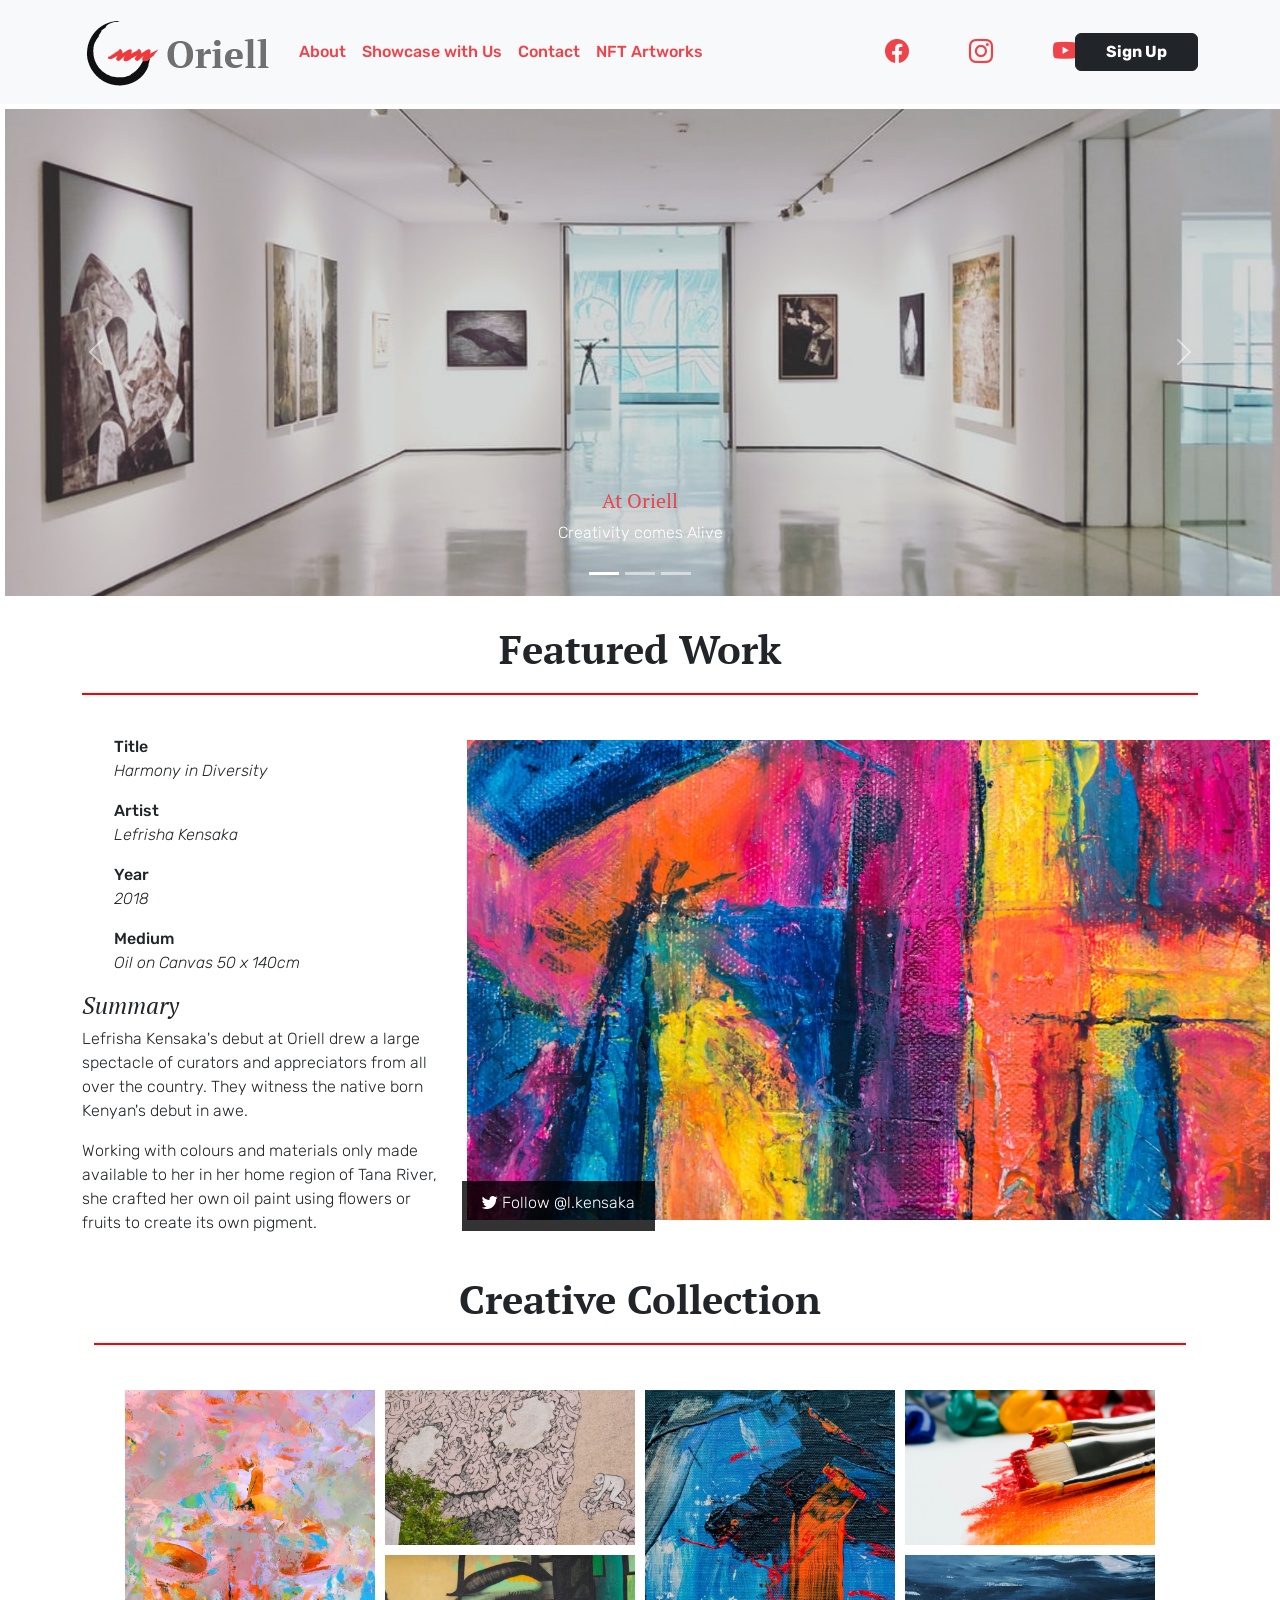
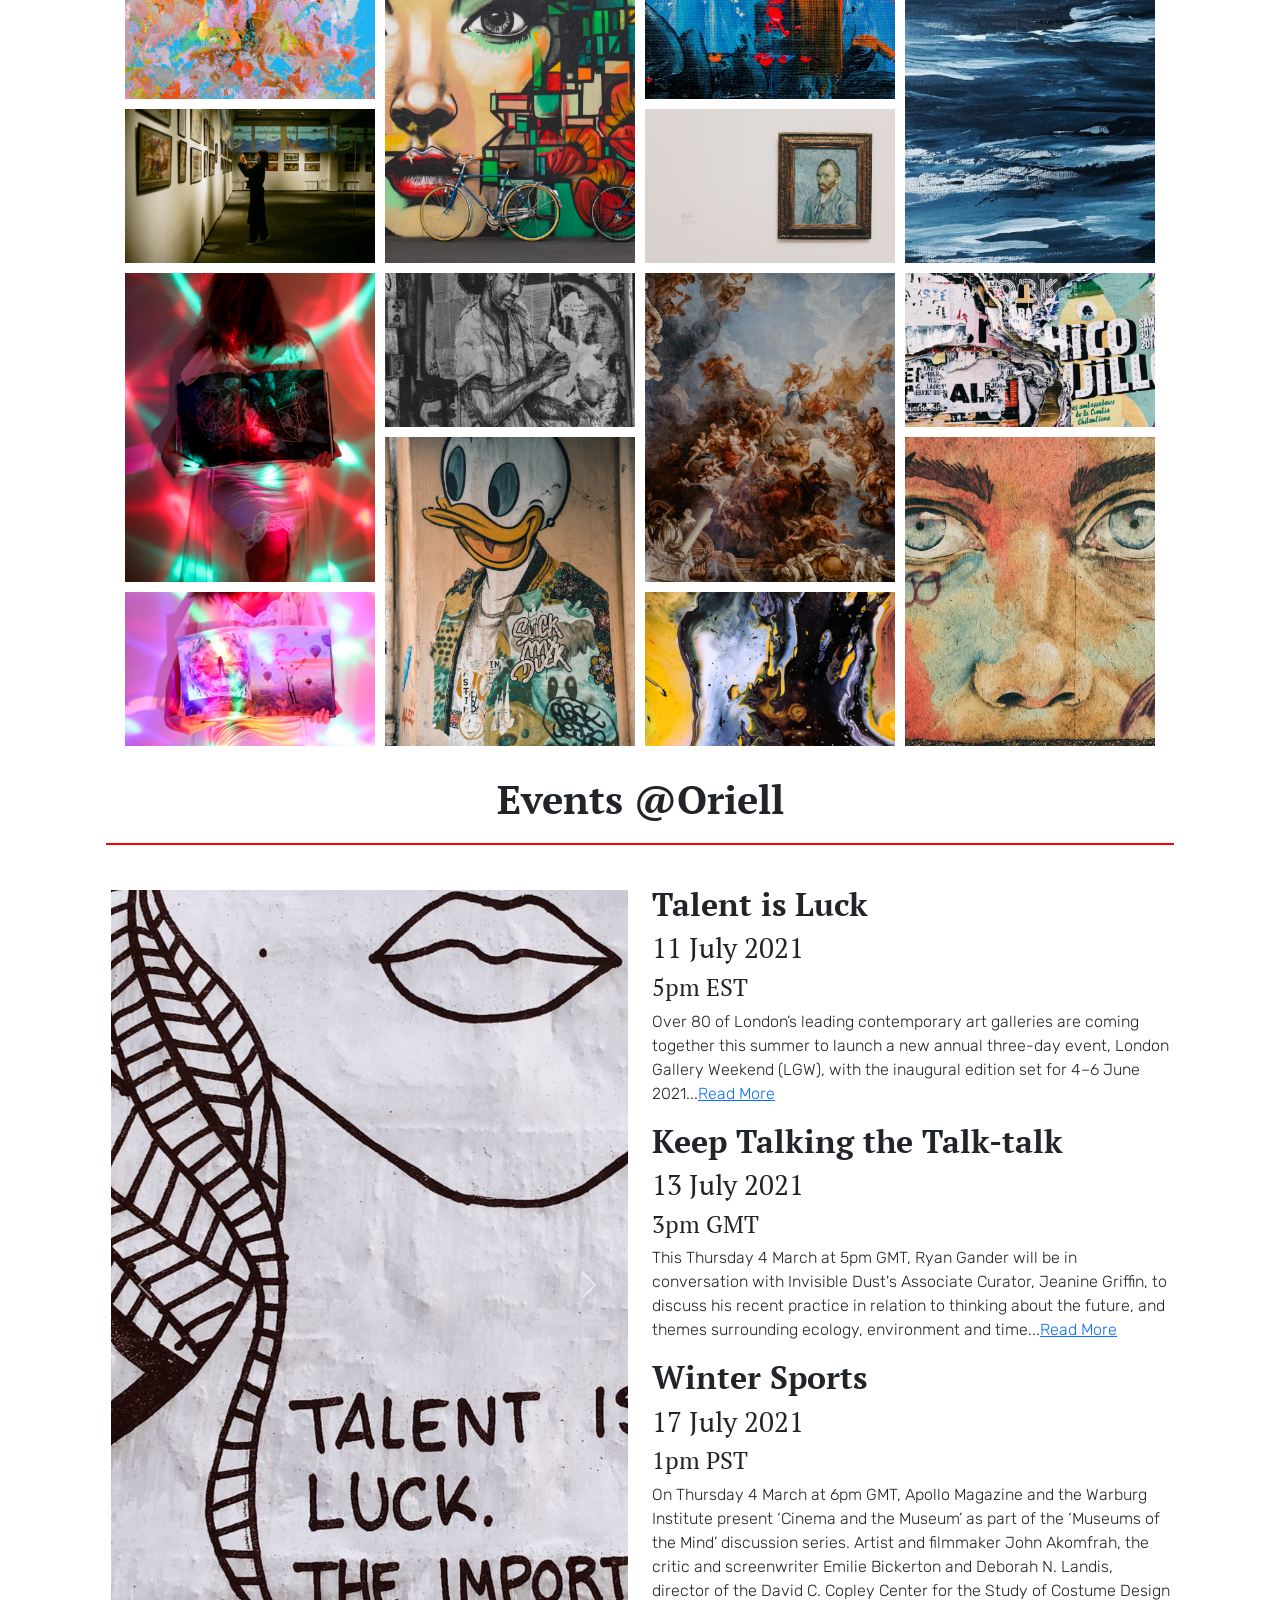
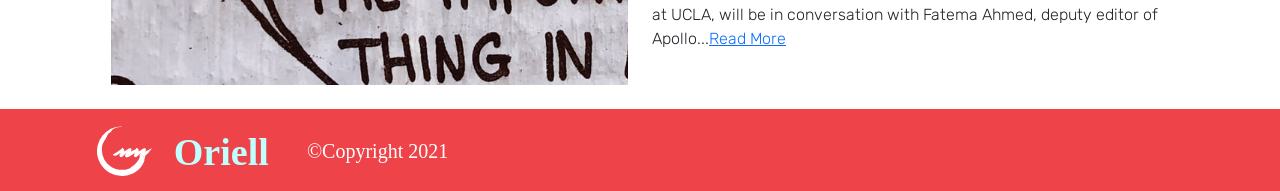
<file: fs102-final-project-02-main-final-version/index.html>
<!DOCTYPE html>
<html lang="en">
<head>
    <meta charset="UTF-8">
    <meta http-equiv="X-UA-Compatible" content="IE=edge">
    <meta name="viewport" content="width=device-width, initial-scale=1.0">
     <!--Bootstrap CSS-->
     <link href="https://cdn.jsdelivr.net/npm/bootstrap@5.0.0-beta2/dist/css/bootstrap.min.css" rel="stylesheet" integrity="sha384-BmbxuPwQa2lc/FVzBcNJ7UAyJxM6wuqIj61tLrc4wSX0szH/Ev+nYRRuWlolflfl" crossorigin="anonymous">
     <!--Google Fonts-->
     <link rel="preconnect" href="https://fonts.gstatic.com">
     <link href="https://fonts.googleapis.com/css2?family=PT+Serif:ital,wght@0,400;0,700;1,400;1,700&family=Rubik:ital,wght@0,300;0,400;0,500;0,600;0,700;0,800;0,900;1,300;1,400;1,500;1,600;1,700;1,800;1,900&display=swap" rel="stylesheet">
    <link rel="preconnect" href="https://fonts.gstatic.com">
    <link href="https://fonts.googleapis.com/css2?family=PT+Serif:wght@700&family=Rubik:ital,wght@0,300;0,400;0,500;0,600;0,700;0,800;0,900;1,300;1,400;1,500;1,600;1,700;1,800;1,900&display=swap" rel="stylesheet">
     <!--Bootstrap Icon-->
     <link rel="stylesheet" href="https://cdn.jsdelivr.net/npm/bootstrap-icons@1.4.0/font/bootstrap-icons.css">
     <!-- Custom CSS -->
     <link href="css/main.css" rel="stylesheet">
    <title>Oriell - Where Art meets the World</title>
</head>
<body>
    <!--Nav-Bar-->
    <div class="header" > <!--  Header Part code within it  --> 
      <nav class="navbar navbar-expand-lg navbar-light bg-light">
        <div class="container">
          <a class="navbar-brand" href="index.html"><img src="images/homepage/logo-oriell.png" alt="" width="" height="" class="d-inline-block align-text-top"></a>
          <button class="navbar-toggler" type="button" data-bs-toggle="collapse" data-bs-target="#navbarTogglerDemo02" aria-controls="navbarTogglerDemo02" aria-expanded="false" aria-label="Toggle navigation">
            <span class="navbar-toggler-icon"></span>
          </button>
          <div class="collapse navbar-collapse" id="navbarTogglerDemo02">
            <ul class="navbar-nav me-auto mb-2 mb-lg-0">
              <li class="nav-item">
                <a class="nav-link" aria-current="page" href="about.html">About</a>
              </li>
              <li class="nav-item">
                <a class="nav-link" href="showcase.html">Showcase with Us</a>
              </li>
              <li class="nav-item">
                <a class="nav-link" href="contact.html">Contact</a>
              </li>
              <li class="nav-item">
                <a class="nav-link" href="nft-artworks.html">NFT Artworks</a>
              </li>
            </ul>
            <ul class="navbar-nav me-auto col-sm-1">
              <li class="nav-item">
                <a class="social-med" href="https://www.facebook.com/"><i class="bi bi-facebook" style="font-size: 1.5rem; color: #EF434A;"></i></a>
              </li>
              <li class="nav-item">
                <a class="social-med" href="https://www.instagram.com/"><i class="bi bi-instagram" style="font-size: 1.5rem; color: #EF434A;"></i></a>
              </li>
              <li class="nav-item">
                <a class="social-med" href="https://www.youtube.com/"><i class="bi bi-youtube" style="font-size: 1.5rem; color: #EF434A;"></i></a>
              </li>
            </ul>
            <button type="button" class="btn btn-dark" id="sign-up" data-bs-toggle="modal" data-bs-target="#exampleModal">
              Sign Up
            </button>
          </div>
        </div>
      </nav>
    </div>
    <div class="content"> <!--Place all content after sticky header here-->
    <!--Image Carousel-->
    <div id="panel">Where Art Meets the World</div>
    <div id="carouselExampleCaptions" class="carousel slide" data-bs-ride="carousel">
      <div class="carousel-indicators">
        <button type="button" data-bs-target="#carouselExampleCaptions" data-bs-slide-to="0" class="active" aria-current="true" aria-label="Slide 1"></button>
        <button type="button" data-bs-target="#carouselExampleCaptions" data-bs-slide-to="1" aria-label="Slide 2"></button>
        <button type="button" data-bs-target="#carouselExampleCaptions" data-bs-slide-to="2" aria-label="Slide 3"></button>
      </div> 
      <div class="carousel-inner">
        <div class="carousel-item active">
          <img src="images/homepage/Rectangle 4.png" class="d-block w-100" alt="...">
          <div class="carousel-caption d-none d-md-block">
            <h5>At Oriell</h5>
            <p>Creativity comes Alive</p>
          </div>
        </div>
        <div class="carousel-item">
          <img src="images/homepage/Rectangle 91.png" class="d-block w-100" alt="...">
          <div class="carousel-caption d-none d-md-block">
            <h5>Display it: Analog or Digital</h5>
            <p>There is no limit to get your work out there</p>
          </div>
        </div>
        <div class="carousel-item">
          <img src="images/homepage/Rectangle 92.png" class="d-block w-100" alt="...">
          <div class="carousel-caption d-none d-md-block">
            <h5>Reaching Out</h5>
            <p>Online or Offline: Audiences can view and appreciate your works</p>
          </div>
        </div>
      </div>
      <button class="carousel-control-prev" type="button" data-bs-target="#carouselExampleCaptions" data-bs-slide="prev">
        <span class="carousel-control-prev-icon" aria-hidden="true"></span>
        <span class="visually-hidden">Previous</span>
      </button>
      <button class="carousel-control-next" type="button" data-bs-target="#carouselExampleCaptions" data-bs-slide="next">
        <span class="carousel-control-next-icon" aria-hidden="true"></span>
        <span class="visually-hidden">Next</span>
      </button>
    </div>
      <br>
    <!-- Featured Work -->
    <div class="container">
      <h1>Featured Work</h1>
    </div>
    <div class="container">
      <div class="row">
        <div class="col-sm-4">
          <ul class="featured">
            <li>Title</li>
              <p><i>Harmony in Diversity</i></p>
            <li>Artist</li>
              <p><i>Lefrisha Kensaka</i></p>
            <li>Year</li>
              <p><i>2018</i></p>
            <li>Medium</li>
              <p><i>Oil on Canvas 50 x 140cm</i></p>
          </ul>
            <h4><i>Summary</i></h4>
            <p>Lefrisha Kensaka's debut at Oriell drew a large spectacle of       curators and appreciators from all over the country. They witness the       native born Kenyan's debut in awe.</p>
            <p>Working with colours and materials only made available to her in       her home region of Tana River, she crafted her own oil paint using      flowers or fruits to create its own pigment.</p>
        </div>
        <div class="col-sm-8" id="featured">
          <img src="images/homepage/Rectangle 1.png">
          <div id="feature-tag"><p><i class="bi bi-twitter"></i>
           Follow @l.kensaka</p>
          </div>
        </div>
      </div>
    <br>
    <!--Creative Collection-->
    <div class="container">
      <h1>Creative Collection</h1>
          <div class="d-flex flex-row flex-wrap justify-content-center">
              <div class="d-flex flex-column">
                  <img src ="images/homepage/creative-collection/Rectangle 5.png" class="img-fluid" id="cc1">
                  <img src="images/homepage/creative-collection/Rectangle 10.png" class="img-fluid" id="cc2">
                  <img src="images/homepage/creative-collection/Rectangle 104.png" class="img-fluid" id="cc3">
                  <img src="images/homepage/creative-collection/Rectangle 105.png" class="img-fluid" id="cc4">
              </div>
              
              <div class="d-flex flex-column">
                  <img src="images/homepage/creative-collection/Rectangle 107.png" class="img-fluid" id="cc5">
                  <img src="images/homepage/creative-collection/Rectangle 106.png" class="img-fluid" id="cc6">
                  <img src="images/homepage/creative-collection/Rectangle 109.png" class="img-fluid" id="cc7">
                  <img src="images/homepage/creative-collection/Rectangle 108.png" class="img-fluid" id="cc8">
              </div>

              <div class="d-flex flex-row flex-wrap justify-content-center">
                <div class="d-flex flex-column">
                    <img src="images/homepage/creative-collection/Rectangle 110.png" class="img-fluid" id="cc9">
                    <img src="images/homepage/creative-collection/Rectangle 112.png" class="img-fluid" id="cc10">
                    <img src="images/homepage/creative-collection/Rectangle 111.png" class="img-fluid" id="cc11">
                    <img src="images/homepage/creative-collection/Rectangle 113.png" class="img-fluid" id="cc12">
                </div>
                
                <div class="d-flex flex-column">
                    <img src="images/homepage/creative-collection/Rectangle 115.png" class="img-fluid" id="cc13">
                    <img src="images/homepage/creative-collection/Rectangle 114.png" class="img-fluid" id="cc14">
                    <img src="images/homepage/creative-collection/Rectangle 117.png" class="img-fluid" id="cc15">
                    <img src="images/homepage/creative-collection/Rectangle 116.png" class="img-fluid" id="cc16">
                </div>
          </div>
      </div>
      <br>
    <!-- Events -->
    <div class="container">
      <h1>Events @Oriell</h1>
    </div>
    <div class="container">
      <div class="row">
        <div class="col-sm-6">
          <div id="carouselExampleFade" class="carousel slide carousel-fade" data-bs-ride="carousel">
            <div class="carousel-inner">
              <div class="carousel-item active" style="width: 500px; height: 800px">
                <img src="images/homepage/events/Rectangle 121.png" d-block w-100 alt="...">
              </div>
              <div class="carousel-item" style="width: 500px; height: 800px">
                <img src="images/homepage/events/Rectangle 120.png" d-block w-100 alt="...">
              </div>
              <div class="carousel-item" style="width: 500px; height: 800px">
                <img src="images/homepage/events/Rectangle 119.png" d-block w-100 alt="...">
              </div>
            </div>
            <button class="carousel-control-prev" type="button" data-bs-target="#carouselExampleFade" data-bs-slide="prev">
              <span class="carousel-control-prev-icon" aria-hidden="true"></span>
              <span class="visually-hidden">Previous</span>
            </button>
            <button class="carousel-control-next" type="button" data-bs-target="#carouselExampleFade" data-bs-slide="next">
              <span class="carousel-control-next-icon" aria-hidden="true"></span>
              <span class="visually-hidden">Next</span>
            </button>
          </div>
        </div>
        <div class="col-sm-6">
          <div class="row">
            <div class="event1">
              <h2>Talent is Luck</h2>
              <h3>11 July 2021</h3>
              <h4>5pm EST</h4>
              <p>Over 80 of London’s leading contemporary art galleries are coming together this summer to launch a new annual three-day event, London Gallery Weekend (LGW), with the inaugural edition set for 4–6 June 2021...<a href="">Read More</a></p>
            </div>
            <div class="event2">
              <h2>Keep Talking the Talk-talk</h2>
              <h3>13 July 2021</h3>
              <h4>3pm GMT</h4>
              <p>This Thursday 4 March at 5pm GMT, Ryan Gander will be in conversation with Invisible Dust's Associate Curator, Jeanine Griffin, to discuss his recent practice in relation to thinking about the future, and themes surrounding ecology, environment and time...<a href="">Read More</a></p>
            </div>
            <div class="event3">
              <h2>Winter Sports</h2>
              <h3>17 July 2021</h3>
              <h4>1pm PST</h4>
              <p>On Thursday 4 March at 6pm GMT, Apollo Magazine and the Warburg Institute present ‘Cinema and the Museum’ as part of the ‘Museums of the Mind’ discussion series. Artist and filmmaker John Akomfrah, the critic and screenwriter Emilie Bickerton and Deborah N. Landis, director of the David C. Copley Center for the Study of Costume Design at UCLA, will be in conversation with Fatema Ahmed, deputy editor of Apollo...<a href="">Read More</a></p>
            </div>
          </div>
        </div>
      </div>
    <br>
    <!--Footer-->
    <footer class="footer">
          <div class="container">
            <div class="row">
              <div class="col-sm-6">
                <a class="foot-brand" href="index.html">
                  <img src="images/homepage/social-media/Group 16170.svg" width="" height="" class="d-inline-block align-text-top">
                </a>
              </div>
    </footer>
    </div>
                <!-- Modal -->
<div class="modal fade" id="exampleModal" tabindex="-1" aria-labelledby="exampleModalLabel" aria-hidden="true">
  <div class="modal-dialog modal-dialog-centered">
    <div class="modal-content">
      <div class="modal-header">
        <h5 class="modal-title" id="exampleModalLabel">Sign Up to get a Free Valuation</h5>
        <button type="button" class="btn-close" data-bs-dismiss="modal" aria-label="Close"></button>
      </div>
      <div class="modal-body">
        <!-- Sign Up Form fields -->
        <div class="mb-3">
          <label for="exampleFormControlInput1" class="form-label">Name</label>
          <input type="email" class="form-control" id="exampleFormControlInput1" placeholder="Your name here">
        </div>
        <div class="mb-3">
          <label for="exampleFormControlInput1" class="form-label">Password</label>
          <input type="email" class="form-control" id="exampleFormControlInput1" placeholder="Type your Password here">
        </div>
        <div class="mb-3">
          <label for="exampleFormControlInput1" class="form-label">Re-enter your Password</label>
          <input type="email" class="form-control" id="exampleFormControlInput1" placeholder="Type your Password here to confirm">
        </div>
      </div>
      <div class="modal-footer">
        <button type="button" class="btn btn-light" data-bs-dismiss="modal"><i class="bi bi-google"></i>
          Log In with Google</button>
        <button type="button" class="btn btn-dark">Sign Up</button>
      </div>
    </div>
  </div>
</div> 
    <!--jQuery-->
    <script src="https://code.jquery.com/jquery-3.6.0.min.js" integrity="sha256-/xUj+3OJU5yExlq6GSYGSHk7tPXikynS7ogEvDej/m4=" crossorigin="anonymous"></script>
    <!--Bootstrap JS-->
    <script src="https://cdn.jsdelivr.net/npm/bootstrap@5.0.0-beta2/dist/js/bootstrap.bundle.min.js" integrity="sha384-b5kHyXgcpbZJO/tY9Ul7kGkf1S0CWuKcCD38l8YkeH8z8QjE0GmW1gYU5S9FOnJ0" crossorigin="anonymous"></script>
    <!--Custom JS-->
    <script src="js/script-1.js"></script>  
</body>
</html>
</file>
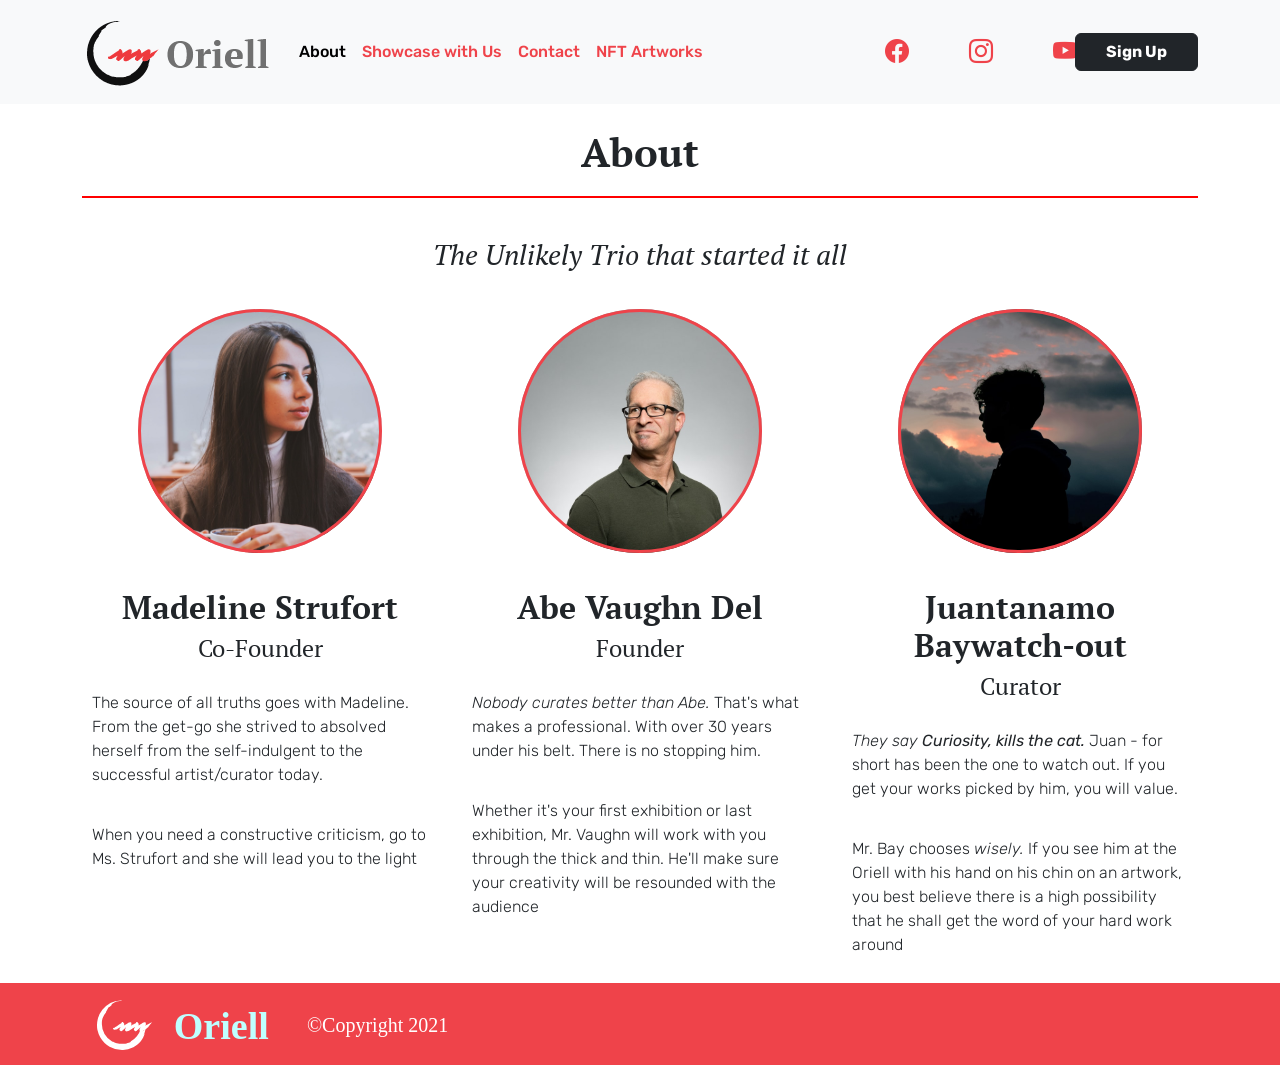
<file: fs102-final-project-02-main-final-version/about.html>
<!DOCTYPE html>
<html lang="en">
<head>
    <meta charset="UTF-8">
    <meta http-equiv="X-UA-Compatible" content="IE=edge">
    <meta name="viewport" content="width=device-width, initial-scale=1.0">
     <!--Bootstrap CSS-->
     <link href="https://cdn.jsdelivr.net/npm/bootstrap@5.0.0-beta2/dist/css/bootstrap.min.css" rel="stylesheet" integrity="sha384-BmbxuPwQa2lc/FVzBcNJ7UAyJxM6wuqIj61tLrc4wSX0szH/Ev+nYRRuWlolflfl" crossorigin="anonymous">
     <!--Google Fonts-->
     <link rel="preconnect" href="https://fonts.gstatic.com">
     <link href="https://fonts.googleapis.com/css2?family=PT+Serif:ital,wght@0,400;0,700;1,400;1,700&family=Rubik:ital,wght@0,300;0,400;0,500;0,600;0,700;0,800;0,900;1,300;1,400;1,500;1,600;1,700;1,800;1,900&display=swap" rel="stylesheet">
    <link rel="preconnect" href="https://fonts.gstatic.com">
    <link href="https://fonts.googleapis.com/css2?family=PT+Serif:wght@700&family=Rubik:ital,wght@0,300;0,400;0,500;0,600;0,700;0,800;0,900;1,300;1,400;1,500;1,600;1,700;1,800;1,900&display=swap" rel="stylesheet">
     <!--Bootstrap Icon-->
     <link rel="stylesheet" href="https://cdn.jsdelivr.net/npm/bootstrap-icons@1.4.0/font/bootstrap-icons.css">
     <!-- Custom CSS -->
     <link href="css/main.css" rel="stylesheet">
    <title>Oriell - About</title>
</head>
<body>
    <!--Nav-Bar-->
    <div class="header" > <!--  Header Part code within it  --> 
      <nav class="navbar navbar-expand-lg navbar-light bg-light">
        <div class="container">
          <a class="navbar-brand" href="index.html"><img src="images/homepage/logo-oriell.png" alt="" width="" height="" class="d-inline-block align-text-top"></a>
          <button class="navbar-toggler" type="button" data-bs-toggle="collapse" data-bs-target="#navbarTogglerDemo02" aria-controls="navbarTogglerDemo02" aria-expanded="false" aria-label="Toggle navigation">
            <span class="navbar-toggler-icon"></span>
          </button>
          <div class="collapse navbar-collapse" id="navbarTogglerDemo02">
            <ul class="navbar-nav me-auto mb-2 mb-lg-0">
              <li class="nav-item">
                <a class="nav-link active" aria-current="page" href="about.html">About</a>
              </li>
              <li class="nav-item">
                <a class="nav-link" href="showcase.html">Showcase with Us</a>
              </li>
              <li class="nav-item">
                <a class="nav-link" href="contact.html">Contact</a>
              </li>
              <li class="nav-item">
                <a class="nav-link" href="nft-artworks.html">NFT Artworks</a>
              </li>
            </ul>
            <ul class="navbar-nav me-auto col-sm-1">
              <li class="nav-item">
                <a class="social-med" href="https://www.facebook.com/"><i class="bi bi-facebook" style="font-size: 1.5rem; color: #EF434A;"></i></a>
              </li>
              <li class="nav-item">
                <a class="social-med" href="https://www.instagram.com/"><i class="bi bi-instagram" style="font-size: 1.5rem; color: #EF434A;"></i></a>
              </li>
              <li class="nav-item">
                <a class="social-med" href="https://www.youtube.com/"><i class="bi bi-youtube" style="font-size: 1.5rem; color: #EF434A;"></i></a>
              </li>
            </ul>
            <button type="button" class="btn btn-dark" id="sign-up" data-bs-toggle="modal" data-bs-target="#exampleModal">
              Sign Up
            </button>
  </div>
</div>
          </div>
        </div>
      </nav>
    </div>
    <br>
    <div class="content"> <!--Place all content after sticky header here-->
    <!-- Founders -->
    <div class="about1">
      <div class="container">
          <h1>About</h1>
          <h3 class="trio"><i>The Unlikely Trio that started it all</i><br>
          </h3><br>
          <div class="row">
              <div class="col-sm-4">
                  <a class="about-brand" href="">
                      <img src="images/about/Ellipse 2.svg" width="" height="" class="d-inline-block align-text-center" id="img1">
                    </a>
                    <h2 class="about2">Madeline Strufort</h2>
                    <h4 class="about3">Co-Founder</h4>
                    <p class="about4">The source of all truths goes with Madeline. From the get-go she strived to absolved herself from the self-indulgent to the successful artist/curator today.</p>
                    <p class="about4">When you need a constructive criticism, go to Ms. Strufort and she will lead you to the light</p>
              </div>
              <div class="col-sm-4">
                  <a class="about-brand" href="">
                      <img src="images/about/Ellipse 3.svg" width="" height="" class="d-inline-block align-text-center" id="img2">
                    </a>
                    <h2 class="about2">Abe Vaughn Del</h2>
                    <h4 class="about3">Founder</h4>
                    <p class="about4"><i>Nobody curates better than Abe. </i>That's what makes a professional. With over 30 years under his belt. There is no stopping him.</p>
                    <p class="about4">Whether it's your first exhibition or last exhibition, Mr. Vaughn will work with you through the thick and thin. He'll make sure your creativity will be resounded with the audience</p>
              </div>
              <div class="col-sm-4">
                  <a class="about-brand" href="">
                      <img src="images/about/Ellipse 4.svg" width="" height="" class="d-inline-block align-text-center" id="img3">
                    </a>
                    <h2 class="about2">Juantanamo Baywatch-out</h2>
                    <h4 class="about3">Curator</h4>
                    <p class="about4"><i>They say <strong>Curiosity, kills the cat. </strong></i>Juan - for short has been the one to watch out. If you get your works picked by him, you will value.</p>
                    <p class="about4">Mr. Bay chooses <i>wisely. </i>If you see him at the Oriell with his hand on his chin on an artwork, you best believe there is a high possibility that he shall get the word of your hard work around</p>
              </div>
          </div>
      </div>
  </div>
  <!--Footer-->
  <footer class="footer">
    <div class="container">
      <div class="row">
        <div class="col-sm-6">
          <a class="foot-brand" href="index.html">
            <img src="images/homepage/social-media/Group 16170.svg" width="" height="" class="d-inline-block align-text-top">
          </a>
        </div>
    </footer>
</div> 
            <!-- Modal -->
            <div class="modal fade" id="exampleModal" tabindex="-1" aria-labelledby="exampleModalLabel" aria-hidden="true">
              <div class="modal-dialog modal-dialog-centered">
                <div class="modal-content">
                  <div class="modal-header">
                    <h5 class="modal-title" id="exampleModalLabel">Sign Up to get a Free Valuation</h5>
                    <button type="button" class="btn-close" data-bs-dismiss="modal" aria-label="Close"></button>
                  </div>
                  <div class="modal-body">
                    <!-- Sign Up Form fields -->
                    <div class="mb-3">
                      <label for="exampleFormControlInput1" class="form-label">Name</label>
                      <input type="email" class="form-control" id="exampleFormControlInput1" placeholder="Your name here">
                    </div>
                    <div class="mb-3">
                      <label for="exampleFormControlInput1" class="form-label">Password</label>
                      <input type="email" class="form-control" id="exampleFormControlInput1" placeholder="Type your Password here">
                    </div>
                    <div class="mb-3">
                      <label for="exampleFormControlInput1" class="form-label">Re-enter your Password</label>
                      <input type="email" class="form-control" id="exampleFormControlInput1" placeholder="Type your Password here to confirm">
                    </div>
                  </div>
                  <div class="modal-footer">
                    <button type="button" class="btn btn-light" data-bs-dismiss="modal"><i class="bi bi-google"></i>
                      Log In with Google</button>
                    <button type="button" class="btn btn-dark">Sign Up</button>
                  </div>
                </div>
              </div>
            </div>
    <!--jQuery-->
    <script src="https://code.jquery.com/jquery-3.6.0.min.js" integrity="sha256-/xUj+3OJU5yExlq6GSYGSHk7tPXikynS7ogEvDej/m4=" crossorigin="anonymous"></script>
    <!--Bootstrap JS-->
    <script src="https://cdn.jsdelivr.net/npm/bootstrap@5.0.0-beta2/dist/js/bootstrap.bundle.min.js" integrity="sha384-b5kHyXgcpbZJO/tY9Ul7kGkf1S0CWuKcCD38l8YkeH8z8QjE0GmW1gYU5S9FOnJ0" crossorigin="anonymous"></script>
    <!--Custom JS-->
    <script src="js/script-2.js"></script>  
</body>
</html>
</file>
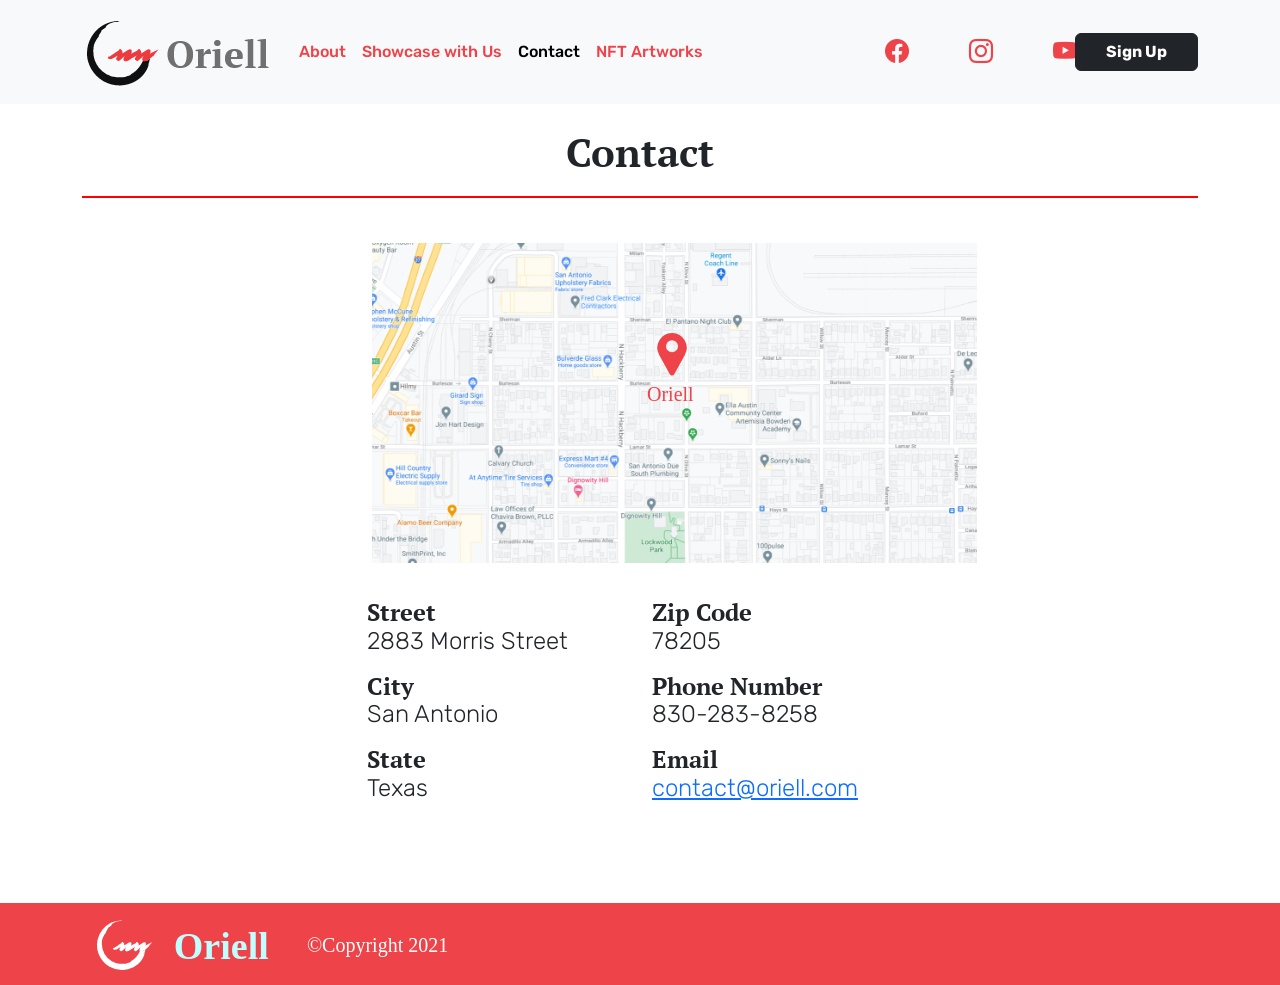
<file: fs102-final-project-02-main-final-version/contact.html>
<!DOCTYPE html>
<html lang="en">
<head>
    <meta charset="UTF-8">
    <meta http-equiv="X-UA-Compatible" content="IE=edge">
    <meta name="viewport" content="width=device-width, initial-scale=1.0">
     <!--Bootstrap CSS-->
     <link href="https://cdn.jsdelivr.net/npm/bootstrap@5.0.0-beta2/dist/css/bootstrap.min.css" rel="stylesheet" integrity="sha384-BmbxuPwQa2lc/FVzBcNJ7UAyJxM6wuqIj61tLrc4wSX0szH/Ev+nYRRuWlolflfl" crossorigin="anonymous">
     <!--Google Fonts-->
     <link rel="preconnect" href="https://fonts.gstatic.com">
     <link href="https://fonts.googleapis.com/css2?family=PT+Serif:ital,wght@0,400;0,700;1,400;1,700&family=Rubik:ital,wght@0,300;0,400;0,500;0,600;0,700;0,800;0,900;1,300;1,400;1,500;1,600;1,700;1,800;1,900&display=swap" rel="stylesheet">
    <link rel="preconnect" href="https://fonts.gstatic.com">
    <link href="https://fonts.googleapis.com/css2?family=PT+Serif:wght@700&family=Rubik:ital,wght@0,300;0,400;0,500;0,600;0,700;0,800;0,900;1,300;1,400;1,500;1,600;1,700;1,800;1,900&display=swap" rel="stylesheet">
     <!--Bootstrap Icon-->
     <link rel="stylesheet" href="https://cdn.jsdelivr.net/npm/bootstrap-icons@1.4.0/font/bootstrap-icons.css">
     <!-- Custom CSS -->
     <link href="css/main.css" rel="stylesheet">
    <title>Oriell - Contact</title>
</head>
<body>
    <!--Nav-Bar-->
    <div class="header" > <!--  Header Part code within it  --> 
      <nav class="navbar navbar-expand-lg navbar-light bg-light">
        <div class="container">
          <a class="navbar-brand" href="index.html"><img src="images/homepage/logo-oriell.png" alt="" width="" height="" class="d-inline-block align-text-top"></a>
          <button class="navbar-toggler" type="button" data-bs-toggle="collapse" data-bs-target="#navbarTogglerDemo02" aria-controls="navbarTogglerDemo02" aria-expanded="false" aria-label="Toggle navigation">
            <span class="navbar-toggler-icon"></span>
          </button>
          <div class="collapse navbar-collapse" id="navbarTogglerDemo02">
            <ul class="navbar-nav me-auto mb-2 mb-lg-0">
              <li class="nav-item">
                <a class="nav-link"  href="about.html">About</a>
              </li>
              <li class="nav-item">
                <a class="nav-link" href="showcase.html">Showcase with Us</a>
              </li>
              <li class="nav-item">
                <a class="nav-link active" aria-current="page" href="contact.html">Contact</a>
              </li>
              <li class="nav-item">
                <a class="nav-link" href="nft-artworks.html">NFT Artworks</a>
              </li>
            </ul>
            <ul class="navbar-nav me-auto col-sm-1">
              <li class="nav-item">
                <a class="social-med" href="https://www.facebook.com/"><i class="bi bi-facebook" style="font-size: 1.5rem; color: #EF434A;"></i></a>
              </li>
              <li class="nav-item">
                <a class="social-med" href="https://www.instagram.com/"><i class="bi bi-instagram" style="font-size: 1.5rem; color: #EF434A;"></i></a>
              </li>
              <li class="nav-item">
                <a class="social-med" href="https://www.youtube.com/"><i class="bi bi-youtube" style="font-size: 1.5rem; color: #EF434A;"></i></a>
              </li>
            </ul>
            <button type="button" class="btn btn-dark" id="sign-up" data-bs-toggle="modal" data-bs-target="#exampleModal">
              Sign Up
            </button>
          </div>
        </div>
      </nav>
    </div>
    <br>
    <div class="content"> <!--Place all content after sticky header here-->
          <!-- Page Header -->
    <div class="container">
      <h1>Contact</h1>
    </div>
    <div class="container">
      <div class="row">
        <div class="col-sm-3"></div>
        <div class="col-sm-6">
          <a class="contact-brand" href="https://www.google.com/maps/">
            <img src="images/contact/Group 16171.svg" width="" height="" class="d-inline-block align-text-center">
          </a>
        </div>
        <div class="col-sm-3"></div>
      </div>
    </div>
    <div class="container">
      <div class="row">
        <div class="col-sm-3"></div>
        <div class="col-sm-3">
          <div class="contact1">
            <h4 class="contact2">Street<p>2883  Morris Street</p></h4>
            <h4 class="contact2">City<p>San Antonio</p></h4>
            <h4 class="contact2">State<p>Texas</p></h4>
          </div>
        </div>
        <div class="col-sm-3">
          <div class="contact3">
          <h4 class="contact2">Zip Code<p>78205</p></h4>
          <h4 class="contact4">Phone Number<p><a href="#" id="phone1"></a>830-283-8258</a></p></h4>
          <h4 class="contact4">Email<p><a href="#" id="email">contact@oriell.com</a></p></h4>
        </div> 
        </div>
        <div class="col-sm-3"></div>
      </div>
    </div>
<br>
  <!--Footer-->
  <footer class="footer">
    <div class="container">
      <div class="row">
        <div class="col-sm-6">
          <a class="foot-brand" href="index.html">
            <img src="images/homepage/social-media/Group 16170.svg" width="" height="" class="d-inline-block align-text-top">
          </a>
        </div>
    </footer>
</div>
            <!-- Modal -->
            <div class="modal fade" id="exampleModal" tabindex="-1" aria-labelledby="exampleModalLabel" aria-hidden="true">
              <div class="modal-dialog modal-dialog-centered">
                <div class="modal-content">
                  <div class="modal-header">
                    <h5 class="modal-title" id="exampleModalLabel">Sign Up to get a Free Valuation</h5>
                    <button type="button" class="btn-close" data-bs-dismiss="modal" aria-label="Close"></button>
                  </div>
                  <div class="modal-body">
                    <!-- Sign Up Form fields -->
                    <div class="mb-3">
                      <label for="exampleFormControlInput1" class="form-label">Name</label>
                      <input type="email" class="form-control" id="exampleFormControlInput1" placeholder="Your name here">
                    </div>
                    <div class="mb-3">
                      <label for="exampleFormControlInput1" class="form-label">Password</label>
                      <input type="email" class="form-control" id="exampleFormControlInput1" placeholder="Type your Password here">
                    </div>
                    <div class="mb-3">
                      <label for="exampleFormControlInput1" class="form-label">Re-enter your Password</label>
                      <input type="email" class="form-control" id="exampleFormControlInput1" placeholder="Type your Password here to confirm">
                  
                    </div>
                  </div>
                  <div class="modal-footer">
                    <button type="button" class="btn btn-light" data-bs-dismiss="modal"><i class="bi bi-google"></i>
                      Log In with Google</button>
                    <button type="button" class="btn btn-dark">Sign Up</button>
                  </div>
                </div>
              </div>
            </div> 
    <!--jQuery-->
    <script src="https://code.jquery.com/jquery-3.6.0.min.js" integrity="sha256-/xUj+3OJU5yExlq6GSYGSHk7tPXikynS7ogEvDej/m4=" crossorigin="anonymous"></script>
    <!--Bootstrap JS-->
    <script src="https://cdn.jsdelivr.net/npm/bootstrap@5.0.0-beta2/dist/js/bootstrap.bundle.min.js" integrity="sha384-b5kHyXgcpbZJO/tY9Ul7kGkf1S0CWuKcCD38l8YkeH8z8QjE0GmW1gYU5S9FOnJ0" crossorigin="anonymous"></script>
    <!--Custom JS-->
    <script src="js/script-4.js"></script>  
</body>
</html>
</file>
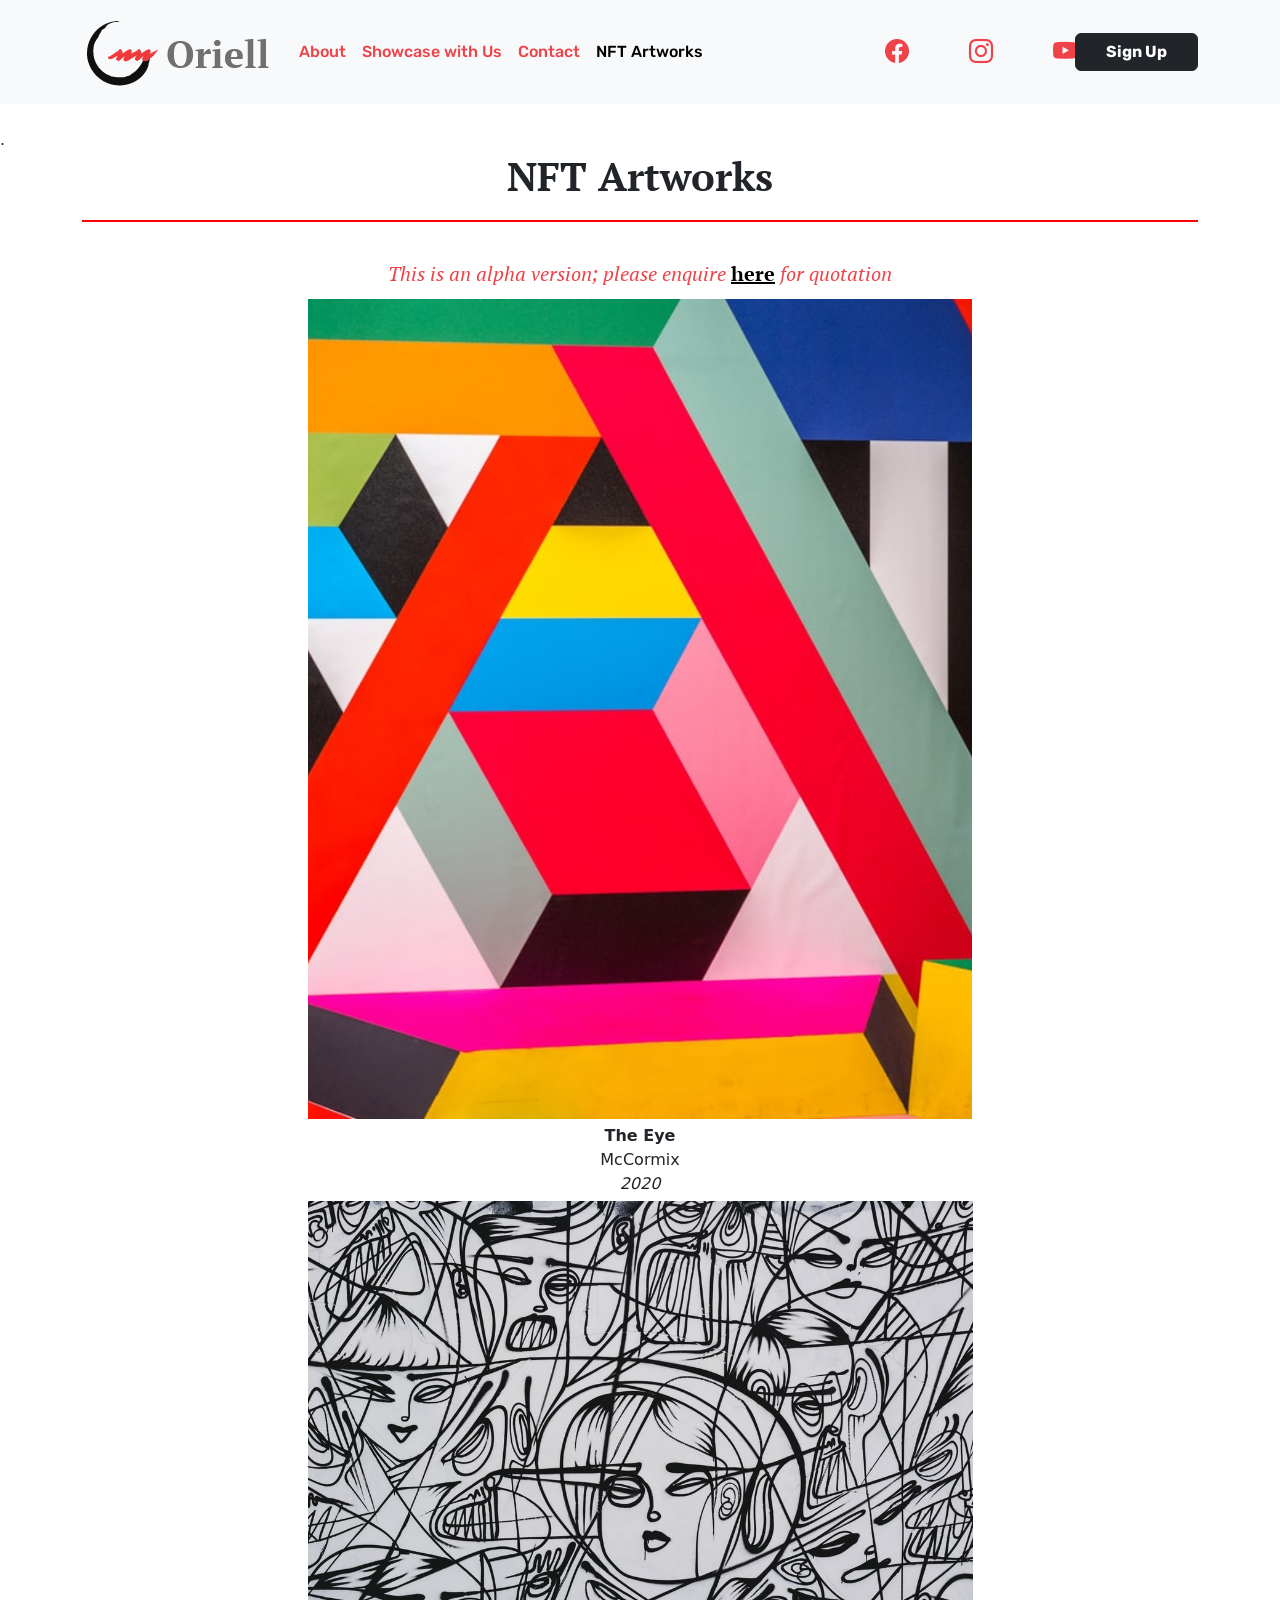
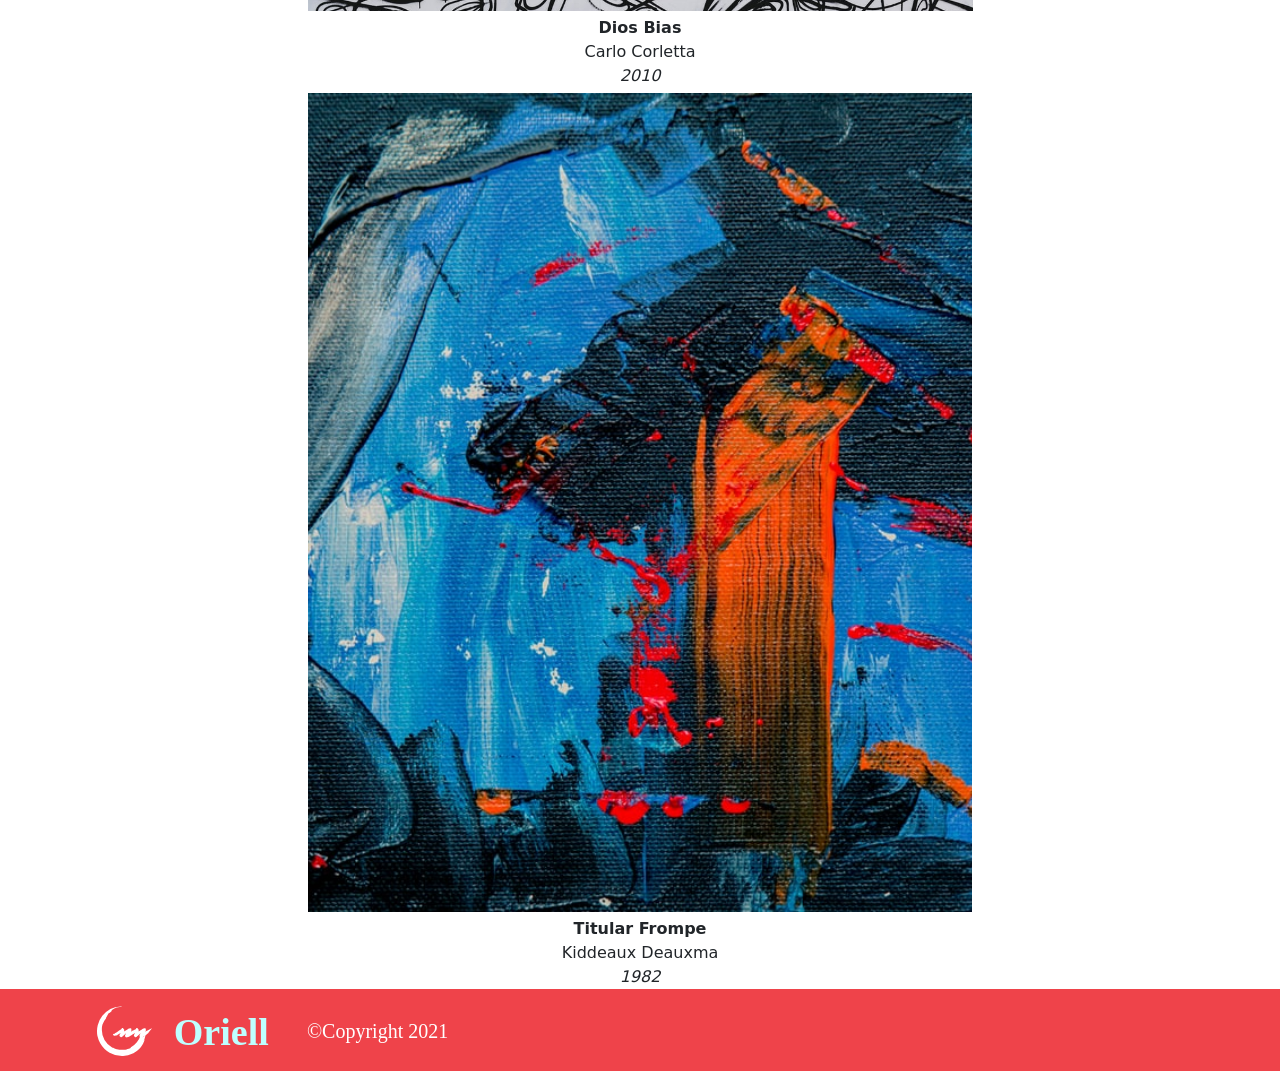
<file: fs102-final-project-02-main-final-version/nft-artworks.html>
<!DOCTYPE html>
<html lang="en">
<head>
    <meta charset="UTF-8">
    <meta http-equiv="X-UA-Compatible" content="IE=edge">
    <meta name="viewport" content="width=device-width, initial-scale=1.0">
     <!--Bootstrap CSS-->
     <link href="https://cdn.jsdelivr.net/npm/bootstrap@5.0.0-beta2/dist/css/bootstrap.min.css" rel="stylesheet" integrity="sha384-BmbxuPwQa2lc/FVzBcNJ7UAyJxM6wuqIj61tLrc4wSX0szH/Ev+nYRRuWlolflfl" crossorigin="anonymous">
     <!--Google Fonts-->
     <link rel="preconnect" href="https://fonts.gstatic.com">
     <link href="https://fonts.googleapis.com/css2?family=PT+Serif:ital,wght@0,400;0,700;1,400;1,700&family=Rubik:ital,wght@0,300;0,400;0,500;0,600;0,700;0,800;0,900;1,300;1,400;1,500;1,600;1,700;1,800;1,900&display=swap" rel="stylesheet">
    <link rel="preconnect" href="https://fonts.gstatic.com">
    <link href="https://fonts.googleapis.com/css2?family=PT+Serif:wght@700&family=Rubik:ital,wght@0,300;0,400;0,500;0,600;0,700;0,800;0,900;1,300;1,400;1,500;1,600;1,700;1,800;1,900&display=swap" rel="stylesheet">
     <!--Bootstrap Icon-->
     <link rel="stylesheet" href="https://cdn.jsdelivr.net/npm/bootstrap-icons@1.4.0/font/bootstrap-icons.css">
     <!-- Custom CSS -->
     <link href="css/main.css" rel="stylesheet">
    <title>Oriell - Sign Up</title>
</head>
<body>
    <!--Nav-Bar-->
    <div class="header" > <!--  Header Part code within it  --> 
      <nav class="navbar navbar-expand-lg navbar-light bg-light">
        <div class="container">
          <a class="navbar-brand" href="index.html"><img src="images/homepage/logo-oriell.png" alt="" width="" height="" class="d-inline-block align-text-top"></a>
          <button class="navbar-toggler" type="button" data-bs-toggle="collapse" data-bs-target="#navbarTogglerDemo02" aria-controls="navbarTogglerDemo02" aria-expanded="false" aria-label="Toggle navigation">
            <span class="navbar-toggler-icon"></span>
          </button>
          <div class="collapse navbar-collapse" id="navbarTogglerDemo02">
            <ul class="navbar-nav me-auto mb-2 mb-lg-0">
              <li class="nav-item">
                <a class="nav-link"  href="about.html">About</a>
              </li>
              <li class="nav-item">
                <a class="nav-link" href="showcase.html">Showcase with Us</a>
              </li>
              <li class="nav-item">
                <a class="nav-link" href="contact.html">Contact</a>
              </li>
              <li class="nav-item">
                <a class="nav-link active" aria-current="page" href="nft-artworks.html">NFT Artworks</a>
              </li>
            </ul>
            <ul class="navbar-nav me-auto col-sm-1">
              <li class="nav-item">
                <a class="social-med" href="https://www.facebook.com/"><i class="bi bi-facebook" style="font-size: 1.5rem; color: #EF434A;"></i></a>
              </li>
              <li class="nav-item">
                <a class="social-med" href="https://www.instagram.com/"><i class="bi bi-instagram" style="font-size: 1.5rem; color: #EF434A;"></i></a>
              </li>
              <li class="nav-item">
                <a class="social-med" href="https://www.youtube.com/"><i class="bi bi-youtube" style="font-size: 1.5rem; color: #EF434A;"></i></a>
              </li>
            </ul>
            <button type="button" class="btn btn-dark" id="sign-up" data-bs-toggle="modal" data-bs-target="#exampleModal">
              Sign Up
            </button>
          </div>
        </div>
      </nav>
    </div>
    <br>
    <div class="content"> <!--Place all content after sticky header here-->.
      <div class="container text-center" id="artwork1">
        <h1>NFT Artworks</h1>
        <h5><i>This is an alpha version; please enquire </i><a class="beta1" href="showcase.html">here</a><i> for quotation</i></h5>
      </div>
        <!--Footer-->
  <footer class="footer">
    <div class="container">
      <div class="row">
        <div class="col-sm-6">
          <a class="foot-brand" href="index.html">
            <img src="images/homepage/social-media/Group 16170.svg" width="" height="" class="d-inline-block align-text-top">
          </a>
        </div>
    </footer>
</div>
            <!-- Modal -->
            <div class="modal fade" id="exampleModal" tabindex="-1" aria-labelledby="exampleModalLabel" aria-hidden="true">
              <div class="modal-dialog modal-dialog-centered">
                <div class="modal-content">
                  <div class="modal-header">
                    <h5 class="modal-title" id="exampleModalLabel">Sign Up to get a Free Valuation</h5>
                    <button type="button" class="btn-close" data-bs-dismiss="modal" aria-label="Close"></button>
                  </div>
                  <div class="modal-body">
                    <!-- Sign Up Form fields -->
                    <div class="mb-3">
                      <label for="exampleFormControlInput1" class="form-label">Name</label>
                      <input type="email" class="form-control" id="exampleFormControlInput1" placeholder="Your name here">
                    </div>
                    <div class="mb-3">
                      <label for="exampleFormControlInput1" class="form-label">Password</label>
                      <input type="email" class="form-control" id="exampleFormControlInput1" placeholder="Type your Password here">
                    </div>
                    <div class="mb-3">
                      <label for="exampleFormControlInput1" class="form-label">Re-enter your Password</label>
                      <input type="email" class="form-control" id="exampleFormControlInput1" placeholder="Type your Password here to confirm">
                  
                    </div>
                  </div>
                  <div class="modal-footer">
                    <button type="button" class="btn btn-light" data-bs-dismiss="modal"><i class="bi bi-google"></i>
                      Log In with Google</button>
                    <button type="button" class="btn btn-dark">Sign Up</button>
                  </div>
                </div>
              </div>
            </div> 
    <!--jQuery-->
    <script src="https://code.jquery.com/jquery-3.6.0.min.js" integrity="sha256-/xUj+3OJU5yExlq6GSYGSHk7tPXikynS7ogEvDej/m4=" crossorigin="anonymous"></script>
    <!--Bootstrap JS-->
    <script src="https://cdn.jsdelivr.net/npm/bootstrap@5.0.0-beta2/dist/js/bootstrap.bundle.min.js" integrity="sha384-b5kHyXgcpbZJO/tY9Ul7kGkf1S0CWuKcCD38l8YkeH8z8QjE0GmW1gYU5S9FOnJ0" crossorigin="anonymous"></script>
    <!--Custom JS-->
    <script src="js/script-5.js"></script>  
</body>
</html>
</file>
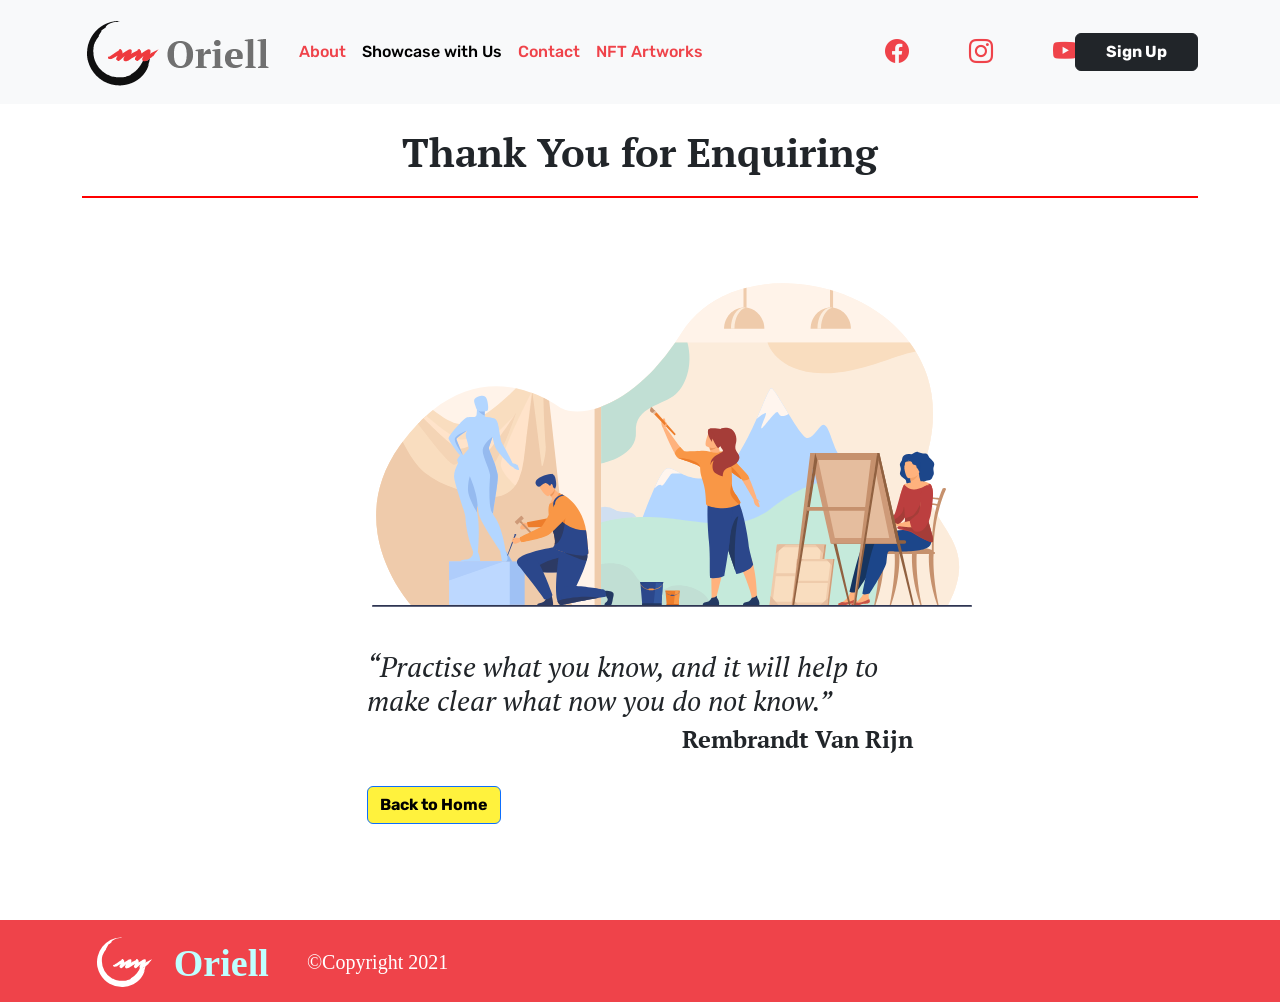
<file: fs102-final-project-02-main-final-version/showcase-thanks.html>
<!DOCTYPE html>
<html lang="en">
<head>
    <meta charset="UTF-8">
    <meta http-equiv="X-UA-Compatible" content="IE=edge">
    <meta name="viewport" content="width=device-width, initial-scale=1.0">
     <!--Bootstrap CSS-->
     <link href="https://cdn.jsdelivr.net/npm/bootstrap@5.0.0-beta2/dist/css/bootstrap.min.css" rel="stylesheet" integrity="sha384-BmbxuPwQa2lc/FVzBcNJ7UAyJxM6wuqIj61tLrc4wSX0szH/Ev+nYRRuWlolflfl" crossorigin="anonymous">
     <!--Google Fonts-->
     <link rel="preconnect" href="https://fonts.gstatic.com">
     <link href="https://fonts.googleapis.com/css2?family=PT+Serif:ital,wght@0,400;0,700;1,400;1,700&family=Rubik:ital,wght@0,300;0,400;0,500;0,600;0,700;0,800;0,900;1,300;1,400;1,500;1,600;1,700;1,800;1,900&display=swap" rel="stylesheet">
    <link rel="preconnect" href="https://fonts.gstatic.com">
    <link href="https://fonts.googleapis.com/css2?family=PT+Serif:wght@700&family=Rubik:ital,wght@0,300;0,400;0,500;0,600;0,700;0,800;0,900;1,300;1,400;1,500;1,600;1,700;1,800;1,900&display=swap" rel="stylesheet">
     <!--Bootstrap Icon-->
     <link rel="stylesheet" href="https://cdn.jsdelivr.net/npm/bootstrap-icons@1.4.0/font/bootstrap-icons.css">
     <!-- Custom CSS -->
     <link href="css/main.css" rel="stylesheet">
    <title>Oriell - Showcase with Us</title>
</head>
<body>
    <!--Nav-Bar-->
    <div class="header" > <!--  Header Part code within it  --> 
      <nav class="navbar navbar-expand-lg navbar-light bg-light">
        <div class="container">
          <a class="navbar-brand" href="index.html"><img src="images/homepage/logo-oriell.png" alt="" width="" height="" class="d-inline-block align-text-top"></a>
          <button class="navbar-toggler" type="button" data-bs-toggle="collapse" data-bs-target="#navbarTogglerDemo02" aria-controls="navbarTogglerDemo02" aria-expanded="false" aria-label="Toggle navigation">
            <span class="navbar-toggler-icon"></span>
          </button>
          <div class="collapse navbar-collapse" id="navbarTogglerDemo02">
            <ul class="navbar-nav me-auto mb-2 mb-lg-0">
              <li class="nav-item">
                <a class="nav-link" href="about.html">About</a>
              </li>
              <li class="nav-item">
                <a class="nav-link active" aria-current="page" href="showcase.html">Showcase with Us</a>
              </li>
              <li class="nav-item">
                <a class="nav-link" href="contact.html">Contact</a>
              </li>
              <li class="nav-item">
                <a class="nav-link" href="nft-artworks.html">NFT Artworks</a>
              </li>
            </ul>
            <ul class="navbar-nav me-auto col-sm-1">
              <li class="nav-item">
                <a class="social-med" href="https://www.facebook.com/"><i class="bi bi-facebook" style="font-size: 1.5rem; color: #EF434A;"></i></a>
              </li>
              <li class="nav-item">
                <a class="social-med" href="https://www.instagram.com/"><i class="bi bi-instagram" style="font-size: 1.5rem; color: #EF434A;"></i></a>
              </li>
              <li class="nav-item">
                <a class="social-med" href="https://www.youtube.com/"><i class="bi bi-youtube" style="font-size: 1.5rem; color: #EF434A;"></i></a>
              </li>
            </ul>
            <button type="button" class="btn btn-dark" id="sign-up" data-bs-toggle="modal" data-bs-target="#exampleModal">
              Sign Up
            </button>
          </div>
        </div>
      </nav>
    </div>
    <br>
    <div class="content"> <!--Place all content after sticky header here-->
          <!-- Page Header -->
    <div class="container">
      <h1>Thank You for Enquiring</h1>
    </div>
    <!--Showcase Enquiry Form -->
    <div class="container" >
      <div class="row">
        <div class="col-sm-3"></div>
        <div class="col-sm-6">
        <!--Illustration-->
        <a class="showcase-brand">
          <img src="images/showcase/Group 272.svg" width="600px" height="400px" class="d-inline-block align-text-top">
        </a>
        <div class="prac-quote">
          <h3><i>“Practise what you know, and it will help to make clear what now you do not know.”</i><br>
          </h3>
          <h4 class="quote1"><strong>Rembrandt Van Rijn</strong></h4>
        </div>
        <br>
            <a class="btn btn-primary" href="index.html" role="button" id="submit1">Back to Home</a>
          </div>
        </div>
        <div class="col-sm-3"></div>
      </div>
    </div>
    <br><br><br><br>
  <!--Footer-->
  <footer class="footer">
    <div class="container">
      <div class="row">
        <div class="col-sm-6">
          <a class="foot-brand" href="index.html">
            <img src="images/homepage/social-media/Group 16170.svg" width="" height="" class="d-inline-block align-text-top">
          </a>
        </div>
    </footer>
</div>

            <!-- Modal -->
            <div class="modal fade" id="exampleModal" tabindex="-1" aria-labelledby="exampleModalLabel" aria-hidden="true">
              <div class="modal-dialog modal-dialog-centered">
                <div class="modal-content">
                  <div class="modal-header">
                    <h5 class="modal-title" id="exampleModalLabel">Sign Up to get a Free Valuation</h5>
                    <button type="button" class="btn-close" data-bs-dismiss="modal" aria-label="Close"></button>
                  </div>
                  <div class="modal-body">
                    <!-- Sign Up Form fields -->
                    <div class="mb-3">
                      <label for="exampleFormControlInput1" class="form-label">Name</label>
                      <input type="email" class="form-control" id="exampleFormControlInput1" placeholder="Your name here">
                    </div>
                    <div class="mb-3">
                      <label for="exampleFormControlInput1" class="form-label">Password</label>
                      <input type="email" class="form-control" id="exampleFormControlInput1" placeholder="Type your Password here">
                    </div>
                    <div class="mb-3">
                      <label for="exampleFormControlInput1" class="form-label">Re-enter your Password</label>
                      <input type="email" class="form-control" id="exampleFormControlInput1" placeholder="Type your Password here to confirm">
                  
                    </div>
                  </div>
                  <div class="modal-footer">
                    <button type="button" class="btn btn-light" data-bs-dismiss="modal"><i class="bi bi-google"></i>
                      Log In with Google</button>
                    <button type="button" class="btn btn-dark">Sign Up</button>
                  </div>
                </div>
              </div>
            </div> 
    <!--jQuery-->
    <script src="https://code.jquery.com/jquery-3.6.0.min.js" integrity="sha256-/xUj+3OJU5yExlq6GSYGSHk7tPXikynS7ogEvDej/m4=" crossorigin="anonymous"></script>
    <!--Bootstrap JS-->
    <script src="https://cdn.jsdelivr.net/npm/bootstrap@5.0.0-beta2/dist/js/bootstrap.bundle.min.js" integrity="sha384-b5kHyXgcpbZJO/tY9Ul7kGkf1S0CWuKcCD38l8YkeH8z8QjE0GmW1gYU5S9FOnJ0" crossorigin="anonymous"></script>
    <!--Custom JS-->
    <script src="js/script-3.js"></script>  
</body>
</html>
</file>
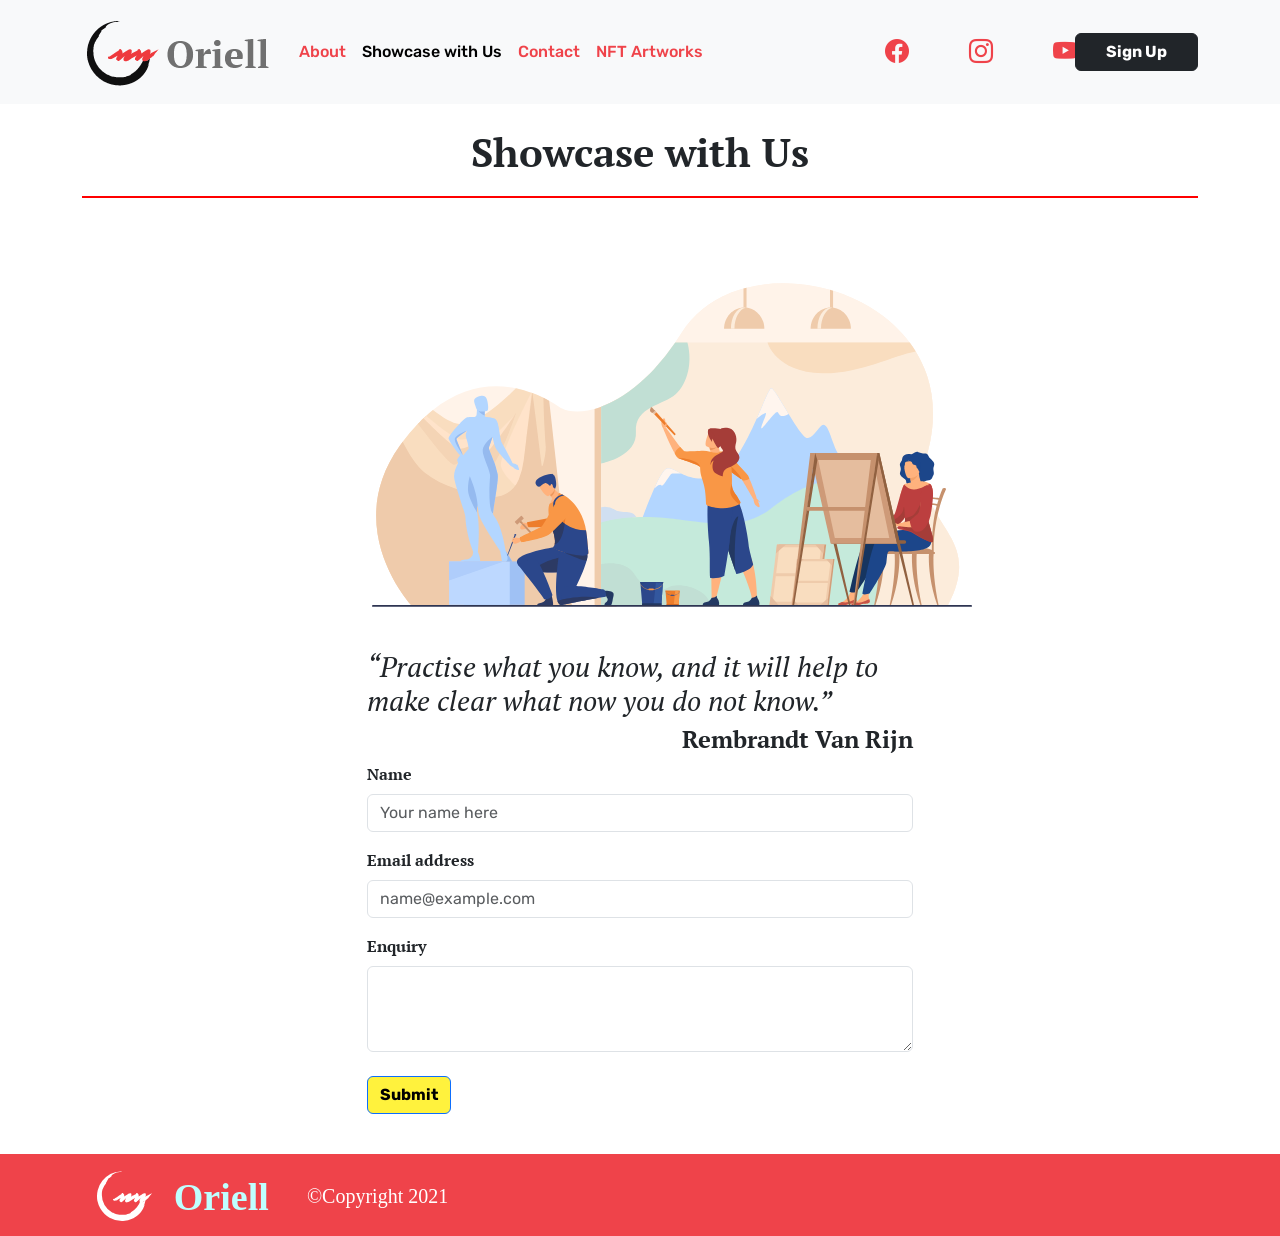
<file: fs102-final-project-02-main-final-version/showcase.html>
<!DOCTYPE html>
<html lang="en">
<head>
    <meta charset="UTF-8">
    <meta http-equiv="X-UA-Compatible" content="IE=edge">
    <meta name="viewport" content="width=device-width, initial-scale=1.0">
     <!--Bootstrap CSS-->
     <link href="https://cdn.jsdelivr.net/npm/bootstrap@5.0.0-beta2/dist/css/bootstrap.min.css" rel="stylesheet" integrity="sha384-BmbxuPwQa2lc/FVzBcNJ7UAyJxM6wuqIj61tLrc4wSX0szH/Ev+nYRRuWlolflfl" crossorigin="anonymous">
     <!--Google Fonts-->
     <link rel="preconnect" href="https://fonts.gstatic.com">
     <link href="https://fonts.googleapis.com/css2?family=PT+Serif:ital,wght@0,400;0,700;1,400;1,700&family=Rubik:ital,wght@0,300;0,400;0,500;0,600;0,700;0,800;0,900;1,300;1,400;1,500;1,600;1,700;1,800;1,900&display=swap" rel="stylesheet">
    <link rel="preconnect" href="https://fonts.gstatic.com">
    <link href="https://fonts.googleapis.com/css2?family=PT+Serif:wght@700&family=Rubik:ital,wght@0,300;0,400;0,500;0,600;0,700;0,800;0,900;1,300;1,400;1,500;1,600;1,700;1,800;1,900&display=swap" rel="stylesheet">
     <!--Bootstrap Icon-->
     <link rel="stylesheet" href="https://cdn.jsdelivr.net/npm/bootstrap-icons@1.4.0/font/bootstrap-icons.css">
     <!-- Custom CSS -->
     <link href="css/main.css" rel="stylesheet">
    <title>Oriell - Showcase with Us</title>
</head>
<body>
    <!--Nav-Bar-->
    <div class="header" > <!--  Header Part code within it  --> 
      <nav class="navbar navbar-expand-lg navbar-light bg-light">
        <div class="container">
          <a class="navbar-brand" href="index.html"><img src="images/homepage/logo-oriell.png" alt="" width="" height="" class="d-inline-block align-text-top"></a>
          <button class="navbar-toggler" type="button" data-bs-toggle="collapse" data-bs-target="#navbarTogglerDemo02" aria-controls="navbarTogglerDemo02" aria-expanded="false" aria-label="Toggle navigation">
            <span class="navbar-toggler-icon"></span>
          </button>
          <div class="collapse navbar-collapse" id="navbarTogglerDemo02">
            <ul class="navbar-nav me-auto mb-2 mb-lg-0">
              <li class="nav-item">
                <a class="nav-link"  href="about.html">About</a>
              </li>
              <li class="nav-item">
                <a class="nav-link active" aria-current="page" href="showcase.html">Showcase with Us</a>
              </li>
              <li class="nav-item">
                <a class="nav-link" href="contact.html">Contact</a>
              </li>
              <li class="nav-item">
                <a class="nav-link" href="nft-artworks.html">NFT Artworks</a>
              </li>
            </ul>
            <ul class="navbar-nav me-auto col-sm-1">
              <li class="nav-item">
                <a class="social-med" href="https://www.facebook.com/"><i class="bi bi-facebook" style="font-size: 1.5rem; color: #EF434A;"></i></a>
              </li>
              <li class="nav-item">
                <a class="social-med" href="https://www.instagram.com/"><i class="bi bi-instagram" style="font-size: 1.5rem; color: #EF434A;"></i></a>
              </li>
              <li class="nav-item">
                <a class="social-med" href="https://www.youtube.com/"><i class="bi bi-youtube" style="font-size: 1.5rem; color: #EF434A;"></i></a>
              </li>
            </ul>
            <button type="button" class="btn btn-dark" id="sign-up" data-bs-toggle="modal" data-bs-target="#exampleModal">
              Sign Up
            </button>
          </div>
        </div>
      </nav>
    </div>
    <br>
    <div class="content"> <!--Place all content after sticky header here-->
          <!-- Page Header -->
    <div class="container">
      <h1>Showcase with Us</h1>
    </div>
    <!--Showcase Enquiry Form -->
    <div class="container" >
      <div class="row">
        <div class="col-sm-3"></div>
        <div class="col-sm-6">
        <!--Illustration-->
        <a class="showcase-brand">
          <img src="images/showcase/Group 272.svg" width="600px" height="400px" class="d-inline-block align-text-top">
        </a>
        <div class="prac-quote">
          <h3><i>“Practise what you know, and it will help to make clear what now you do not know.”</i><br>
          </h3>
          <h4 class="quote1"><strong>Rembrandt Van Rijn</strong></h4>
        </div>
          <!-- Form fields -->
          <div class="mb-3">
            <label for="exampleFormControlInput1" class="form-label">Name</label>
            <input type="email" class="form-control" id="exampleFormControlInput1" placeholder="Your name here">
          </div>
          <div class="mb-3">
            <label for="exampleFormControlInput1" class="form-label">Email address</label>
            <input type="email" class="form-control" id="exampleFormControlInput1" placeholder="name@example.com">
          </div>
          <div class="mb-3">
            <label for="exampleFormControlTextarea1" class="form-label">Enquiry</label>
            <textarea class="form-control" id="exampleFormControlTextarea1" rows="3"></textarea><br>
            <a class="btn btn-primary" href="showcase-thanks.html" role="button" id="submit1">Submit</a>
          </div>
        </div>
        <div class="col-sm-3"></div>
      </div>
      <br>
    </div>
  <!--Footer-->
  <footer class="footer">
    <div class="container">
      <div class="row">
        <div class="col-sm-6">
          <a class="foot-brand" href="index.html">
            <img src="images/homepage/social-media/Group 16170.svg" width="" height="" class="d-inline-block align-text-top">
          </a>
        </div>
    </footer>
</div>
            <!-- Modal -->
            <div class="modal fade" id="exampleModal" tabindex="-1" aria-labelledby="exampleModalLabel" aria-hidden="true">
              <div class="modal-dialog modal-dialog-centered">
                <div class="modal-content">
                  <div class="modal-header">
                    <h5 class="modal-title" id="exampleModalLabel">Sign Up to get a Free Valuation</h5>
                    <button type="button" class="btn-close" data-bs-dismiss="modal" aria-label="Close"></button>
                  </div>
                  <div class="modal-body">
                    <!-- Sign Up Form fields -->
                    <div class="mb-3">
                      <label for="exampleFormControlInput1" class="form-label">Name</label>
                      <input type="email" class="form-control" id="exampleFormControlInput1" placeholder="Your name here">
                    </div>
                    <div class="mb-3">
                      <label for="exampleFormControlInput1" class="form-label">Password</label>
                      <input type="email" class="form-control" id="exampleFormControlInput1" placeholder="Type your Password here">
                    </div>
                    <div class="mb-3">
                      <label for="exampleFormControlInput1" class="form-label">Re-enter your Password</label>
                      <input type="email" class="form-control" id="exampleFormControlInput1" placeholder="Type your Password here to confirm">
                  
                    </div>
                  </div>
                  <div class="modal-footer">
                    <button type="button" class="btn btn-light" data-bs-dismiss="modal"><i class="bi bi-google"></i>
                      Log In with Google</button>
                    <button type="button" class="btn btn-dark">Sign Up</button>
                  </div>
                </div>
              </div>
            </div> 
    <!--jQuery-->
    <script src="https://code.jquery.com/jquery-3.6.0.min.js" integrity="sha256-/xUj+3OJU5yExlq6GSYGSHk7tPXikynS7ogEvDej/m4=" crossorigin="anonymous"></script>
    <!--Bootstrap JS-->
    <script src="https://cdn.jsdelivr.net/npm/bootstrap@5.0.0-beta2/dist/js/bootstrap.bundle.min.js" integrity="sha384-b5kHyXgcpbZJO/tY9Ul7kGkf1S0CWuKcCD38l8YkeH8z8QjE0GmW1gYU5S9FOnJ0" crossorigin="anonymous"></script>
    <!--Custom JS-->
    <script src="js/script-3.js"></script>  
</body>
</html>
</file>
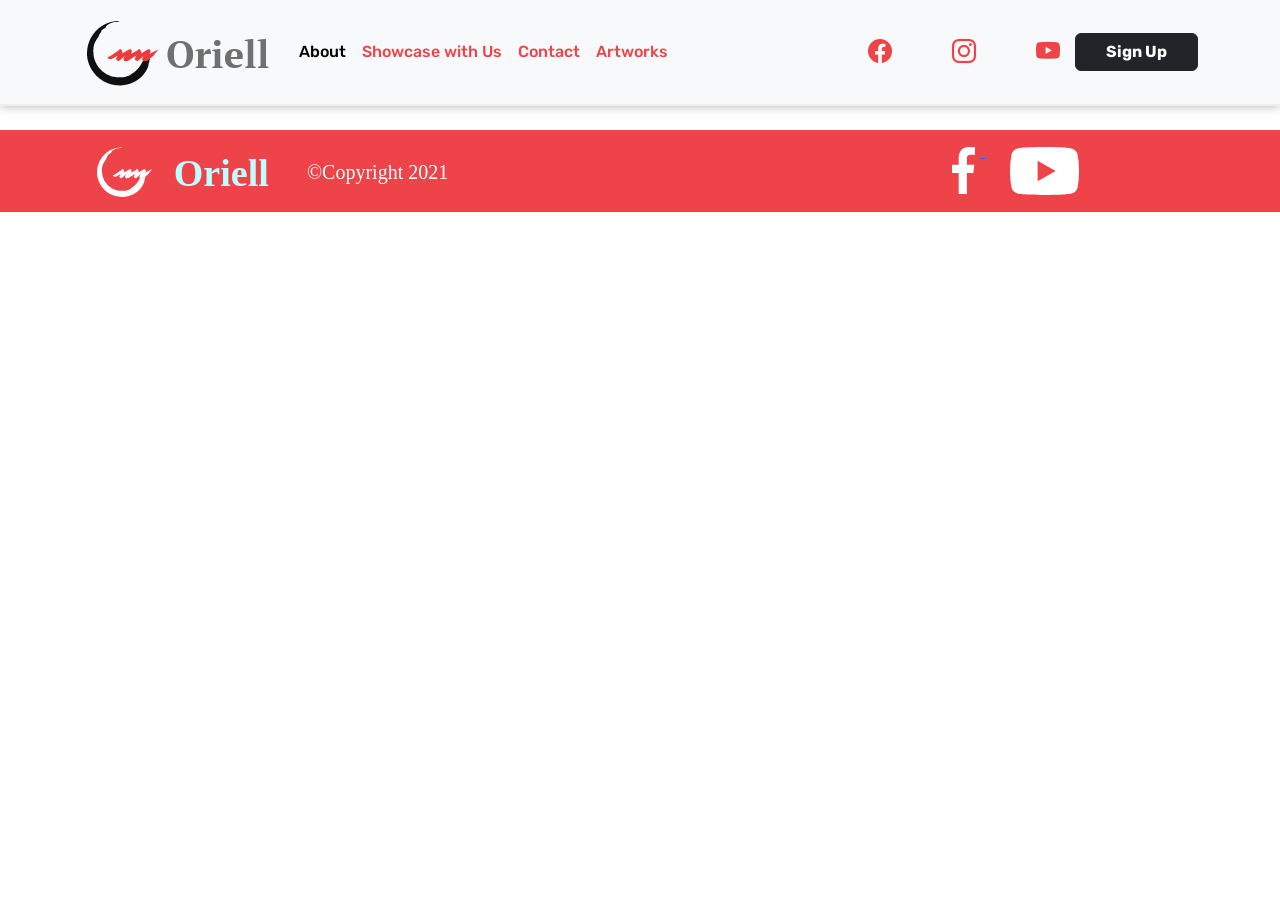
<file: fs102-final-project-02-main-final-version/sign-up.html>
<!DOCTYPE html>
<html lang="en">
<head>
    <meta charset="UTF-8">
    <meta http-equiv="X-UA-Compatible" content="IE=edge">
    <meta name="viewport" content="width=device-width, initial-scale=1.0">
     <!--Bootstrap CSS-->
     <link href="https://cdn.jsdelivr.net/npm/bootstrap@5.0.0-beta2/dist/css/bootstrap.min.css" rel="stylesheet" integrity="sha384-BmbxuPwQa2lc/FVzBcNJ7UAyJxM6wuqIj61tLrc4wSX0szH/Ev+nYRRuWlolflfl" crossorigin="anonymous">
     <!--Google Fonts-->
     <link rel="preconnect" href="https://fonts.gstatic.com">
     <link href="https://fonts.googleapis.com/css2?family=PT+Serif:ital,wght@0,400;0,700;1,400;1,700&family=Rubik:ital,wght@0,300;0,400;0,500;0,600;0,700;0,800;0,900;1,300;1,400;1,500;1,600;1,700;1,800;1,900&display=swap" rel="stylesheet">
    <link rel="preconnect" href="https://fonts.gstatic.com">
    <link href="https://fonts.googleapis.com/css2?family=PT+Serif:wght@700&family=Rubik:ital,wght@0,300;0,400;0,500;0,600;0,700;0,800;0,900;1,300;1,400;1,500;1,600;1,700;1,800;1,900&display=swap" rel="stylesheet">
     <!--Bootstrap Icon-->
     <link rel="stylesheet" href="https://cdn.jsdelivr.net/npm/bootstrap-icons@1.4.0/font/bootstrap-icons.css">
     <!-- Custom CSS -->
     <link href="css/main.css" rel="stylesheet">
    <title>Oriell - Sign Up</title>
</head>
<body>
    <!--Nav-Bar-->
    <div class="headerContainerWrapper">
      <div class="headerContainerShadow">
        <div class="headerContainer">
          <!-- html code for your header -->
          <nav class="navbar navbar-expand-lg navbar-light bg-light">
            <div class="container">
              <a class="navbar-brand" href="index.html"><img src="images/homepage/logo-oriell.png" alt="" width="" height="" class="d-inline-block align-text-top"></a>
              <button class="navbar-toggler" type="button" data-bs-toggle="collapse" data-bs-target="#navbarTogglerDemo02" aria-controls="navbarTogglerDemo02" aria-expanded="false" aria-label="Toggle navigation">
                <span class="navbar-toggler-icon"></span>
              </button>
              <div class="collapse navbar-collapse" id="navbarTogglerDemo02">
                <ul class="navbar-nav me-auto mb-2 mb-lg-0">
                  <li class="nav-item">
                    <a class="nav-link active" aria-current="page" href="about.html">About</a>
                  </li>
                  <li class="nav-item">
                    <a class="nav-link" href="showcase.html">Showcase with Us</a>
                  </li>
                  <li class="nav-item">
                    <a class="nav-link" href="contact.html">Contact</a>
                  </li>
                  <li class="nav-item">
                    <a class="nav-link" href="artworks.html">Artworks</a>
                  </li>
                </ul>
                <ul class="navbar-nav me-auto col-sm-1">
                  <li class="nav-item">
                    <a class="social-med" href="https://www.facebook.com/"><i class="bi bi-facebook" style="font-size: 1.5rem; color: #EF434A;"></i></a>
                  </li>
                  <li class="nav-item">
                    <a class="social-med" href="https://www.instagram.com/"><i class="bi bi-instagram" style="font-size: 1.5rem; color: #EF434A;"></i></a>
                  </li>
                  <li class="nav-item">
                    <a class="social-med" href="https://www.youtube.com/"><i class="bi bi-youtube" style="font-size: 1.5rem; color: #EF434A;"></i></a>
                  </li>
                </ul>
                <a class="btn btn-dark" id="sign-up" href="sign-up.html" role="button">Sign Up</a>
              </div>
            </div>
          </nav>
        </div>
      </div>
    </div>
    <br>
    <!--Footer-->
    <footer class="footer">
          <div class="container">
            <div class="row">
              <div class="col-sm-6">
                <a class="foot-brand" href="index.html">
                  <img src="images/homepage/social-media/Group 16170.svg" width="" height="" class="d-inline-block align-text-top">
                </a>
              </div>
              <div class="col-sm-3"></div>  
              <div class="col-sm-3">
                <a class="foot-brand" href="https://www.facebook.com/">
                  <img src="images/homepage/social-media/facebook.svg" width="" height="" class="d-inline-block align-text-top">
                </a>
                <a class="foot-brand" href="https://www.youtube.com/">
                  <img src="images/homepage/social-media/youtube.svg" width="" height="" class="d-inline-block align-text-top">
                </a>
              </div>
            </div>  
    </footer>
    <!--jQuery-->
    <script src="https://code.jquery.com/jquery-3.6.0.min.js" integrity="sha256-/xUj+3OJU5yExlq6GSYGSHk7tPXikynS7ogEvDej/m4=" crossorigin="anonymous"></script>
    <!--Bootstrap JS-->
    <script src="https://cdn.jsdelivr.net/npm/bootstrap@5.0.0-beta2/dist/js/bootstrap.bundle.min.js" integrity="sha384-b5kHyXgcpbZJO/tY9Ul7kGkf1S0CWuKcCD38l8YkeH8z8QjE0GmW1gYU5S9FOnJ0" crossorigin="anonymous"></script>
    <!--Custom JS-->
    <script src="js/script-1.js"></script>  
</body>
</html>
</file>
<file: fs102-final-project-02-main-final-version/css/main.css>
* {
    margin :0;
    padding :0; 
}
.header {
    margin: 0 auto;
    top: 0;
    width: 100%;
    z-index: 999;
}

.nav {
    font-family: 'Rubik', sans-serif;
    font-weight: regular;
}

.btn {
    font-family: 'Rubik', sans-serif;
    font-weight: bold;
}

.navbar {
    font-family: 'Rubik', sans-serif;
    font-weight: 500;
    background-color: #FFF;
}

.nav-link {
    color: #ef434a;
}

h1 {
    font-family: 'PT Serif', serif;
    font-weight: 700;
    text-align: center;
    border-bottom: 2px solid red;
    padding-bottom: 20px;
    margin-bottom: 40px;
}

h2 {
    font-family: 'PT Serif', serif;
    font-weight: 700;
}

h3 {
    font-family: 'PT Serif', serif;
}

h4 {
    font-family: 'PT Serif', serif;
}

h5 {
    font-family: 'PT Serif', serif;
    color: #ef434a;
}

p {
    font-family: 'Rubik', sans-serif;
    font-weight:300;
}

.col {
    font-family: 'Rubik', sans-serif;
}

.featured {
    list-style-type: none;
    font-family: 'Rubik', sans-serif;
    font-weight: 500;
}

.flex-column {
    max-width: 260px;
}

img {
    margin: 5px;
}

.scale {
    transform: scaleY(1.05);
    padding-top: 5px; 
}

body {
    max-width: 100%;
    overflow-x: hidden;
}

footer {
    position: relative;
    width: 100vw;
    left: calc(-50vw + 50%);
    background-color: #EF434A;
    padding: 10px;
}

.foot-brand {
    text-align: center;
    padding: 10px;
}

.form-label {
    font-family: 'PT Serif', serif;
    font-weight: 700;
}

.form-control {
    font-family: 'Rubik', sans-serif;
}
.quote1 {
    text-align: end;
}

#submit1 {
    background-color: #FFF23D;
    color: black;
    text-align: center;
}

.about1 {
    text-align: center;
}

.about2 {
    padding-top: 30px;
}

.about3 {
    padding-bottom: 10px;
}

.about4 {
    padding: 10px;
    text-align: left;
}

.contact1 {
    padding-top: 30px;
    padding-bottom: 60px;
}

.contact2 {
    font-weight: 700;
}

.contact3 {
    padding-top: 30px;
    padding-bottom: 60px;
}

.contact4 {
    font-weight: 700;
}

/*navbar fixed scroll*/
.headerContainerWrapper {
	position: static;
	top: 0;
	left: 0;
	width: 100%;
	-webkit-transition: top 500ms ease;
	-moz-transition: top 500ms ease;
	-o-transition: top 500ms ease;
	transition: top 500ms ease;

	/* enable hardware acceleration to fix laggy transitions */
	-webkit-transform: translateZ(0);
	-moz-transform: translateZ(0);
	-ms-transform: translateZ(0);
	-o-transform: translateZ(0);
	transform: translateZ(0);
}
.headerContainerShadow {
	background: #FFF;
	border-bottom: 2px solid #eee;
	box-shadow: 0 0 10px 0 rgba(0,0,0, 0.3);
	position: relative;
	z-index: 999999;     /* to place the header above all elements */
}
.scrollActive .headerContainerWrapper {
	position: fixed;
}

.social-med {
    padding: 30px;
}

#sign-up {
    padding-left: 30px;
    padding-right: 30px;
}

#panel {
    padding: 30px;
    display: none;
    text-align: center;
    background-color: #FFf;
    font-family: 'Rubik', sans-serif;
    font-size: 30pt;
    color: #EF434A;
}

#featured {
    position: relative;
    font-family: 'Rubik', sans-serif;
}

#feature-tag {
    position: absolute;
    bottom: 20px;
    background-color: rgba(0,0,0, 0.8);
    color: white;
    padding-top: 10px;
    padding-left: 20px;
    padding-right: 20px;
}

.beta1 {
    color: black;
    font-weight: 700;
}
</file>
